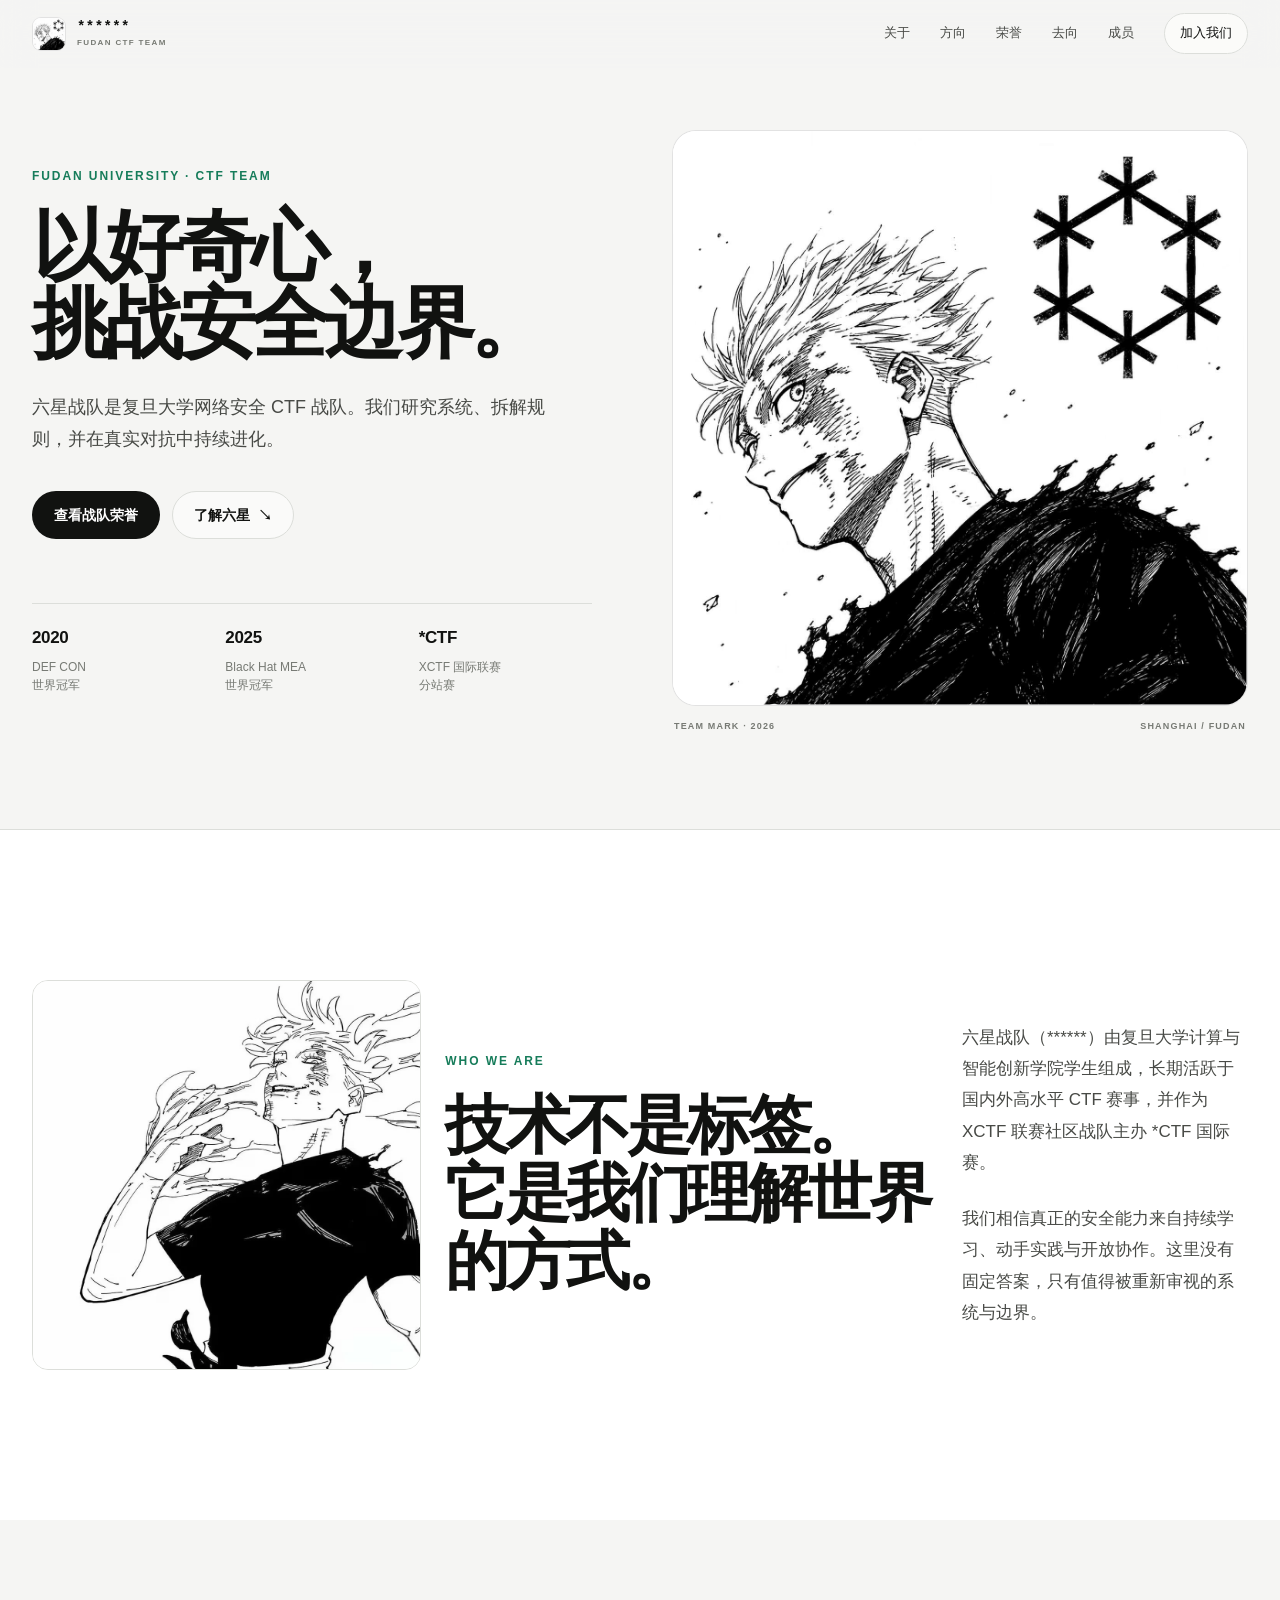
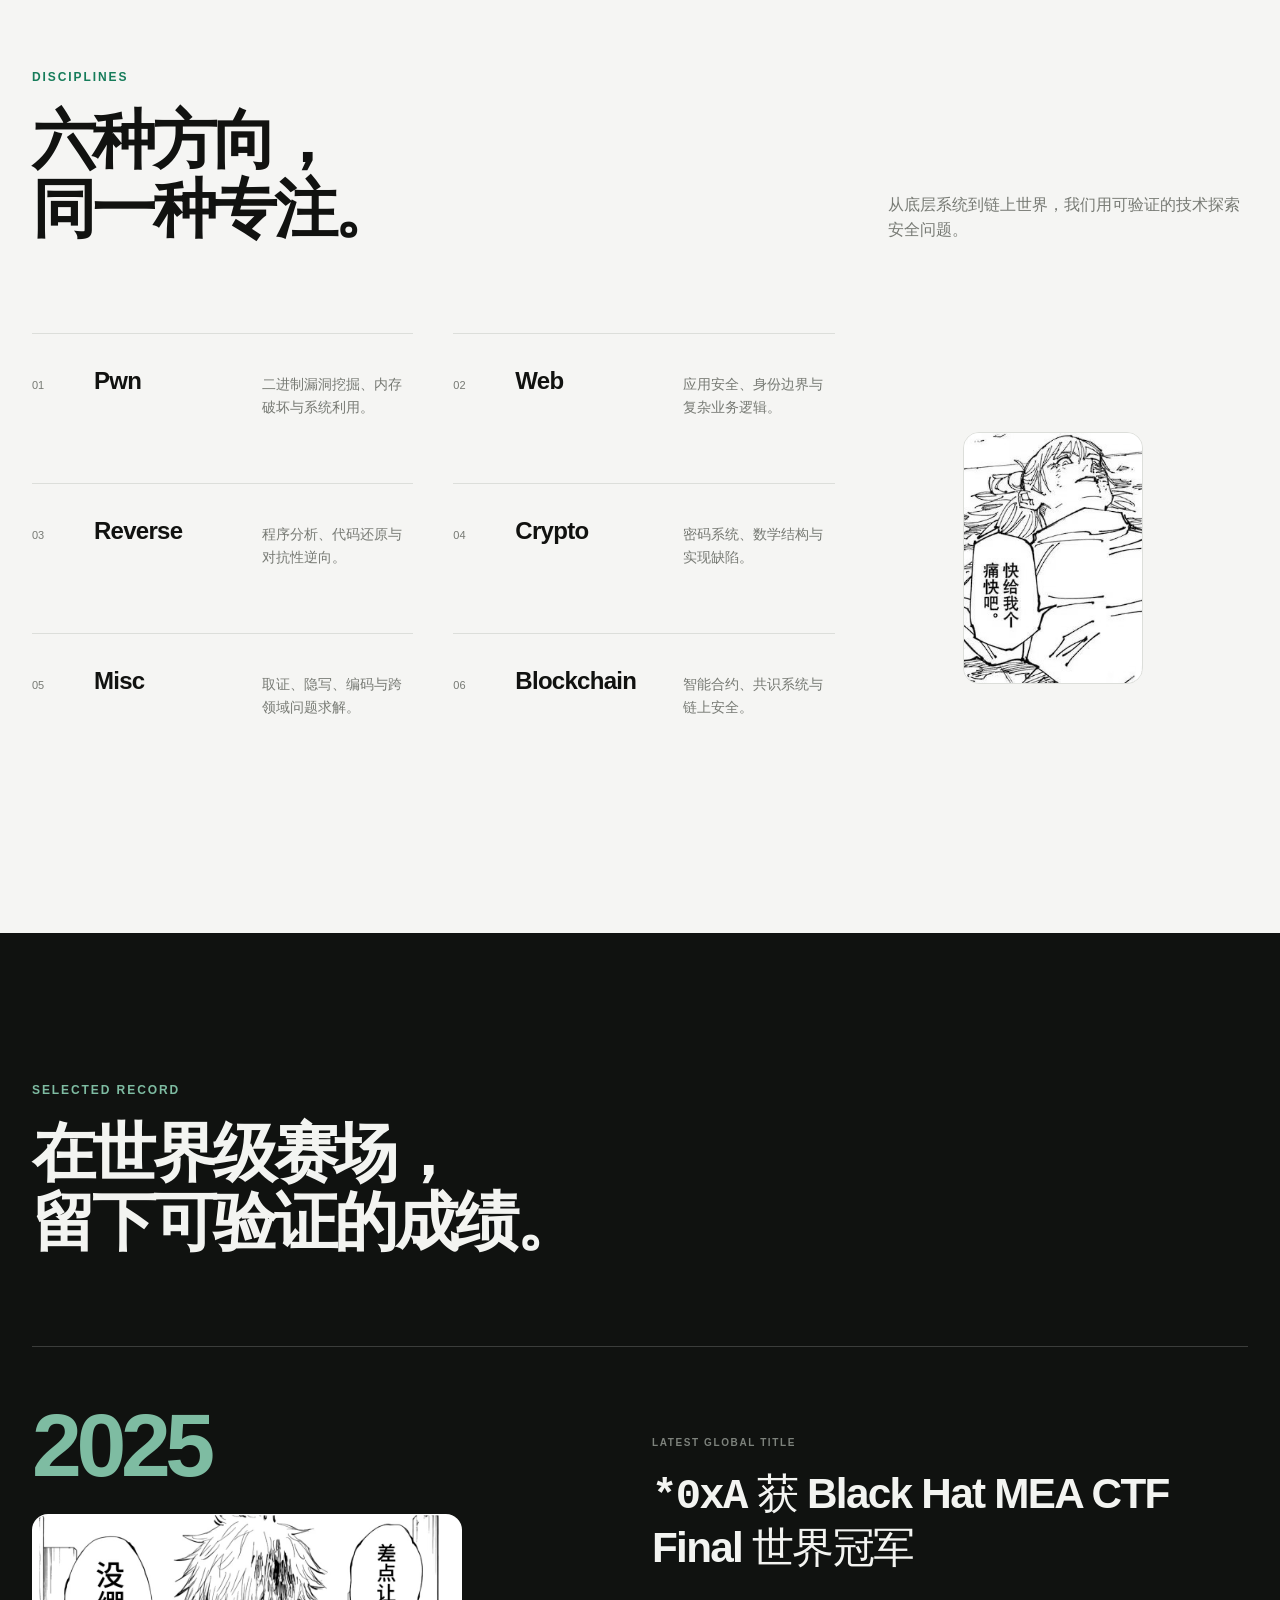
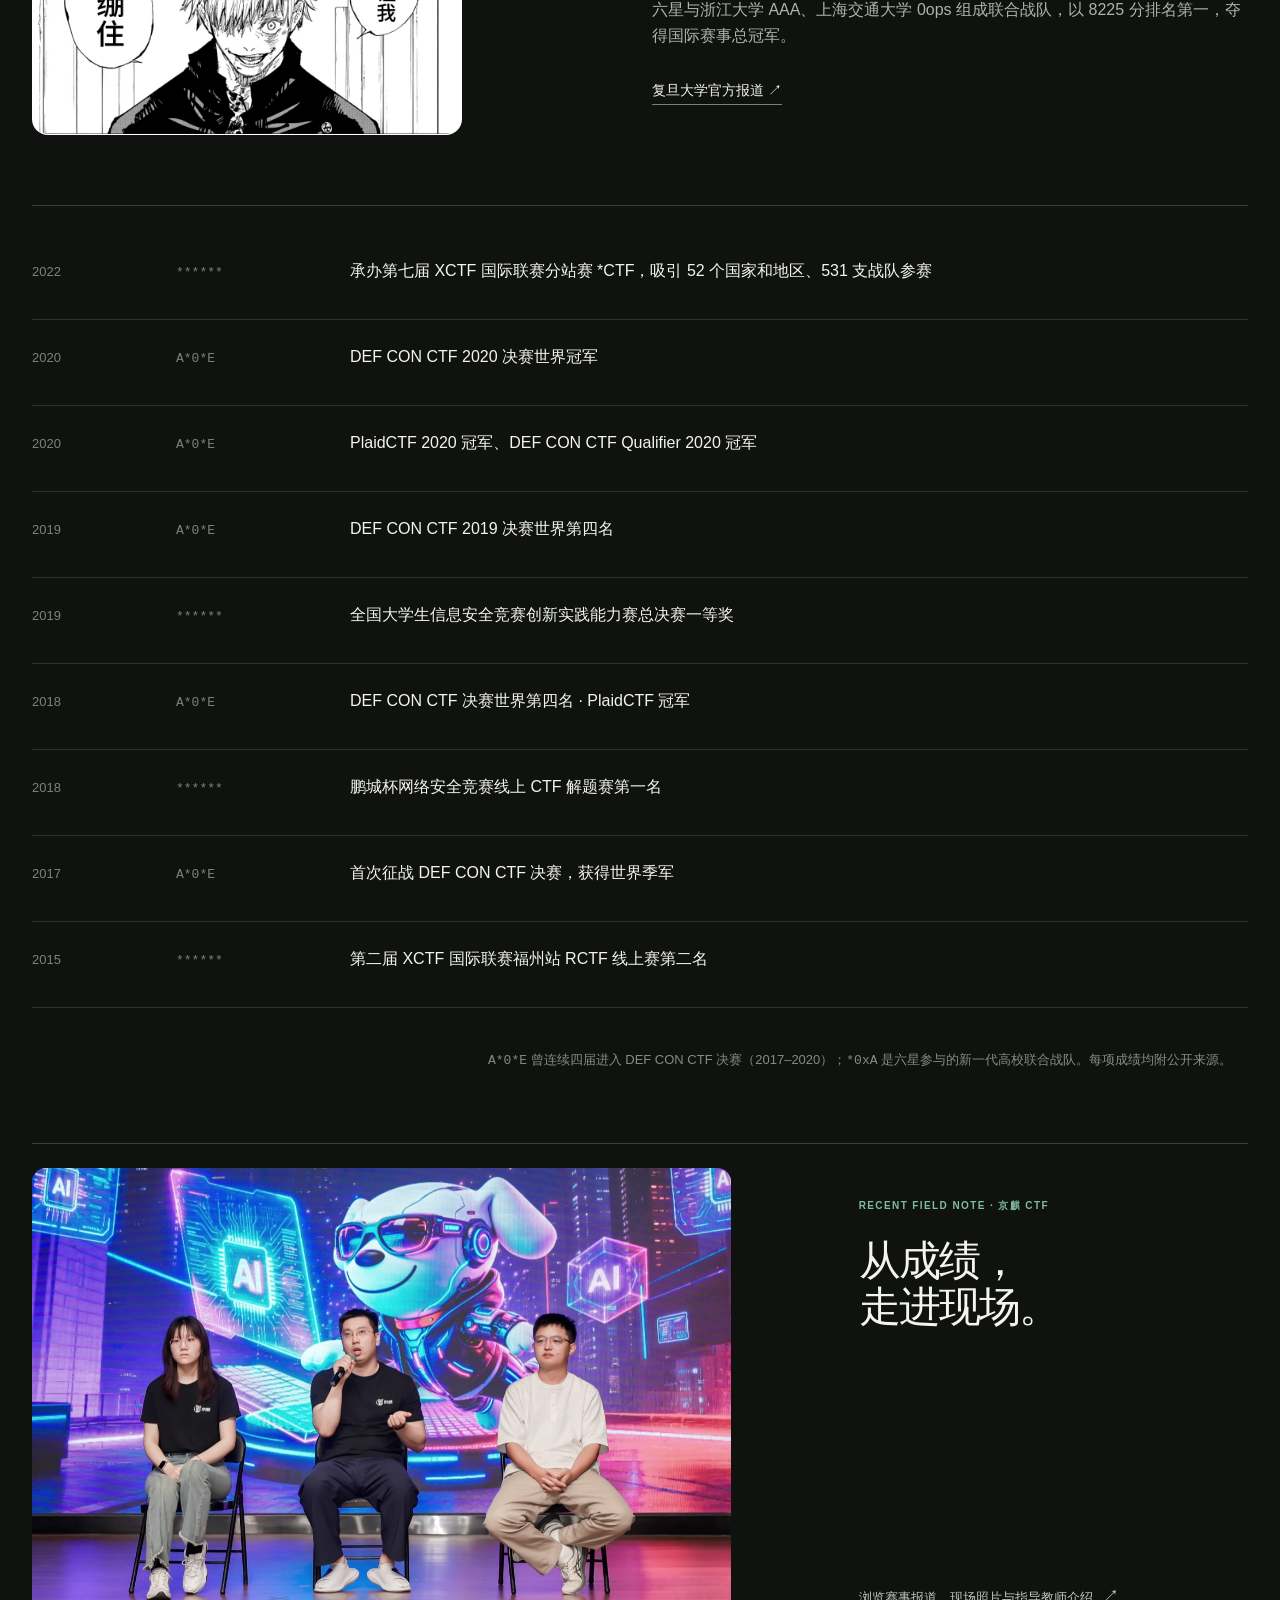
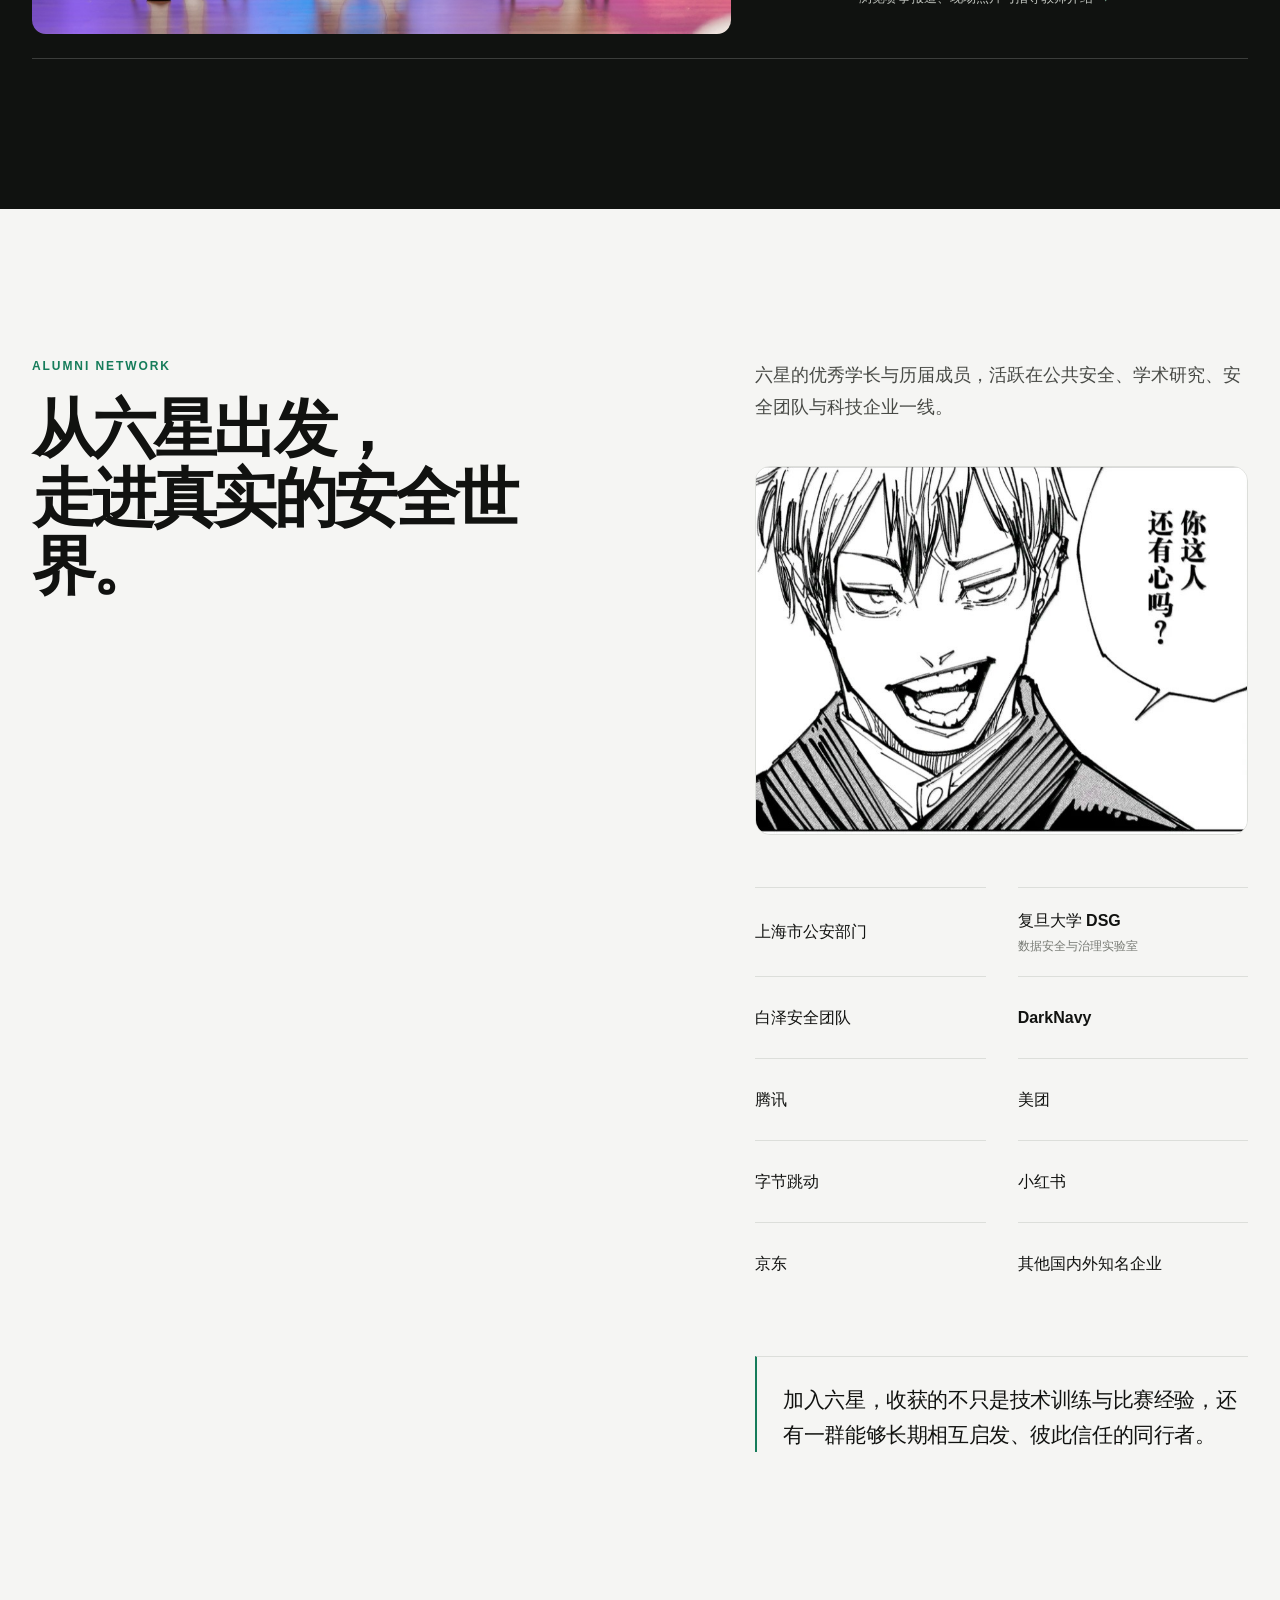
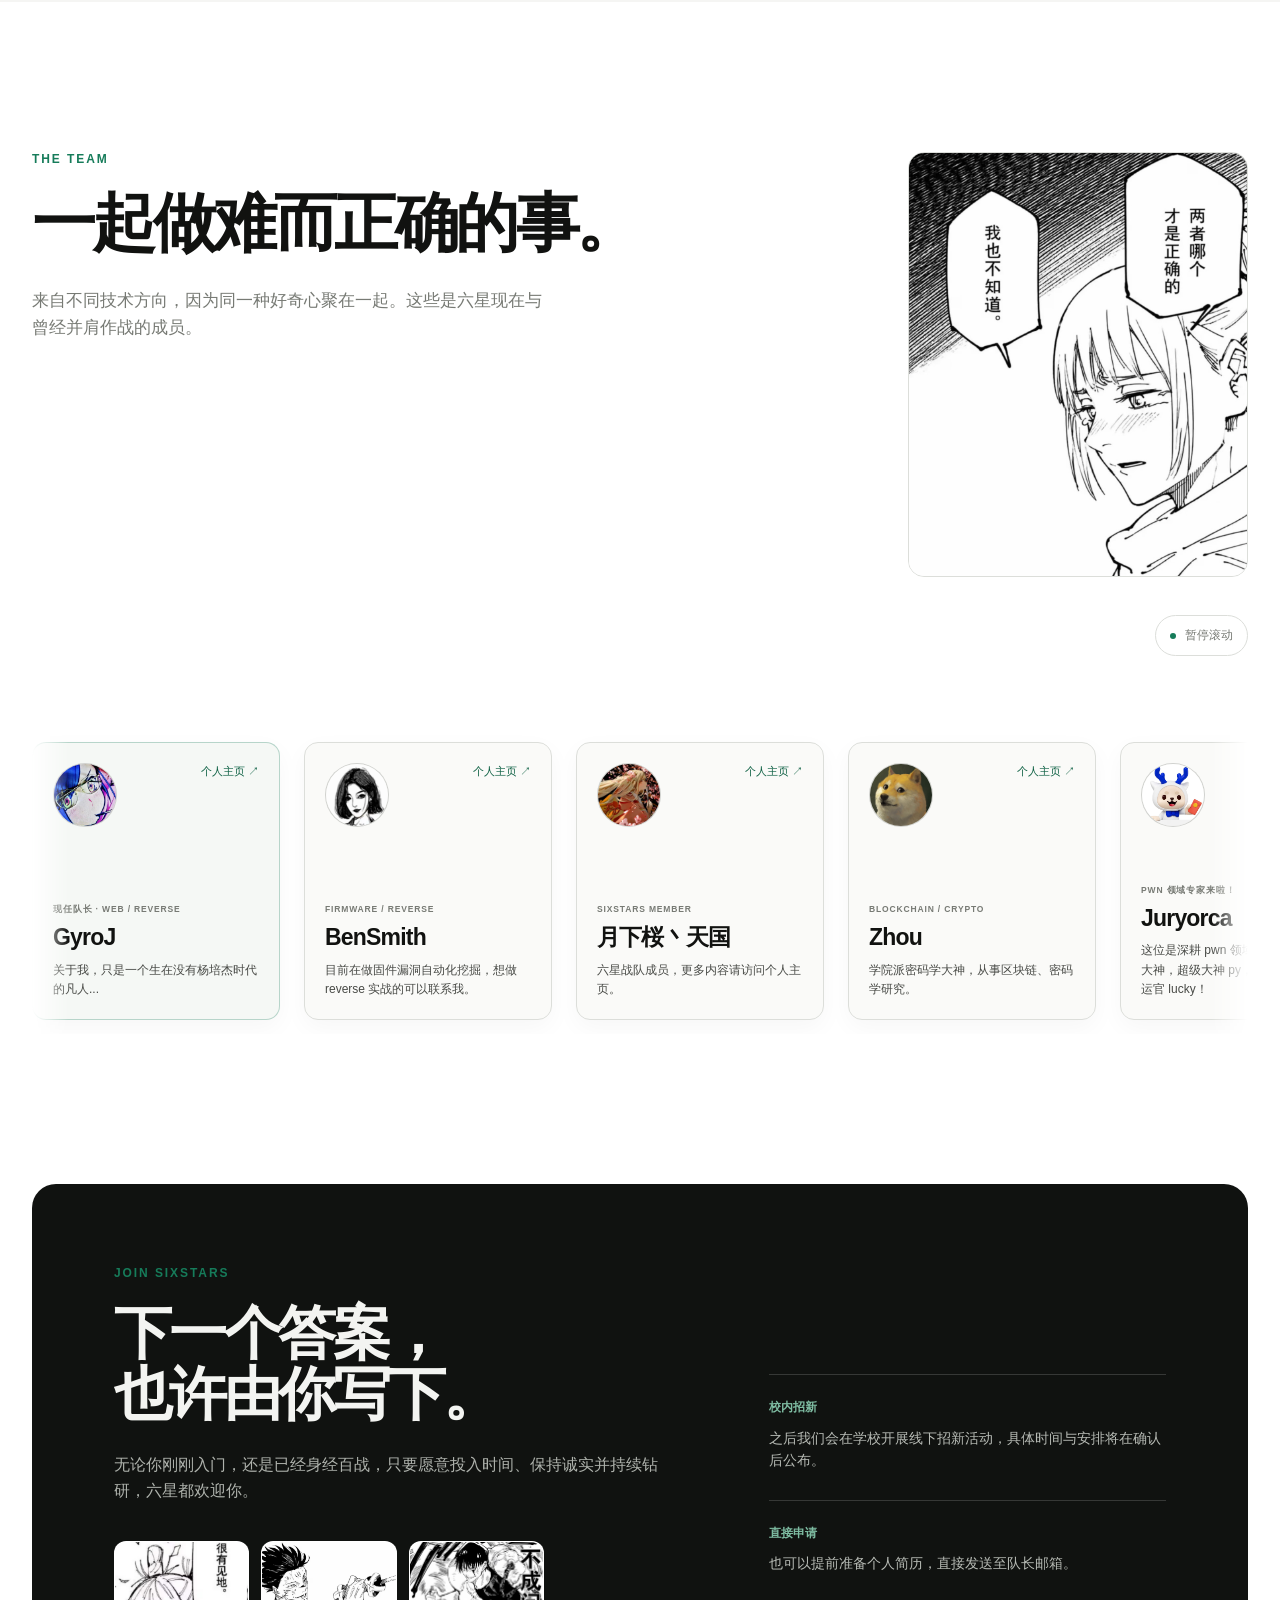
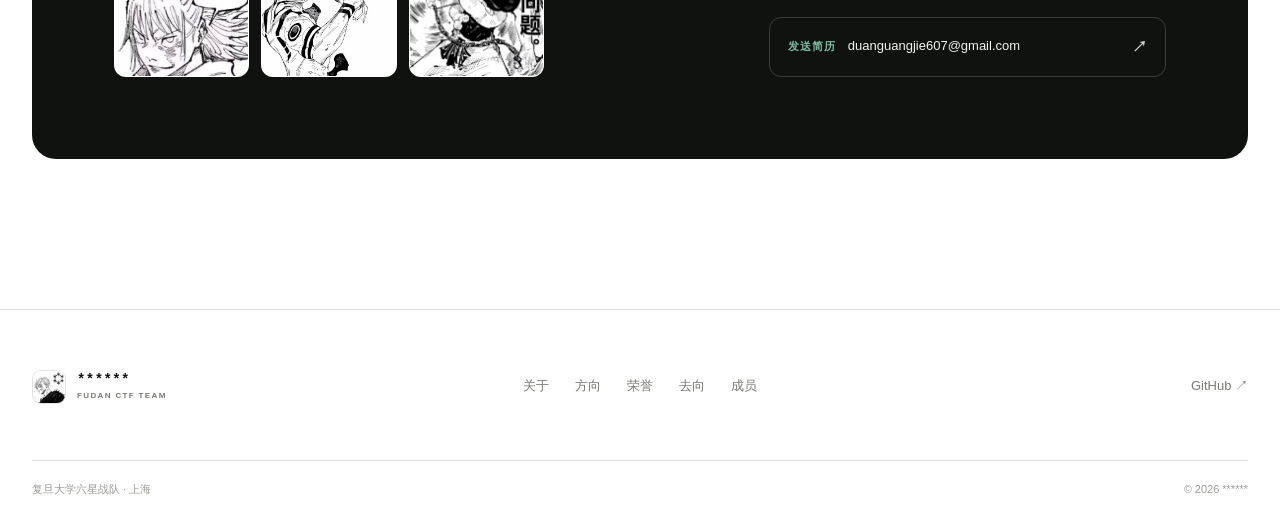
<file: index.html>
<!DOCTYPE html>
<html lang="zh-CN">
<head>
  <meta charset="UTF-8" />
  <meta name="viewport" content="width=device-width, initial-scale=1.0" />
  <meta name="description" content="复旦大学六星战队（******）官方网站 —— 探索网络安全边界的 CTF 战队。" />
  <meta name="theme-color" content="#f5f5f3" />
  <title>六星战队 ****** | 复旦大学 CTF 战队</title>
  <link rel="icon" type="image/jpeg" href="assets/sixstars-team-mark.jpg" />
  <link rel="preload" as="image" href="assets/sixstars-team-mark.jpg" />
  <link rel="stylesheet" href="css/style.css?v=7" />
</head>
<body>
  <a class="skip-link" href="#main">跳到主要内容</a>

  <header class="navbar" id="navbar">
    <div class="navbar-inner">
      <a class="brand" href="#top" aria-label="返回六星战队首页">
        <span class="brand-image">
          <img src="assets/sixstars-team-mark.jpg" alt="" />
        </span>
        <span class="brand-copy">
          <strong>******</strong>
          <small>FUDAN CTF TEAM</small>
        </span>
      </a>
      <nav class="nav-links" id="navLinks" aria-label="主要导航">
        <a href="#about">关于</a>
        <a href="#fields">方向</a>
        <a href="#honors">荣誉</a>
        <a href="#alumni">去向</a>
        <a href="#members">成员</a>
        <a class="nav-cta" href="#join">加入我们</a>
      </nav>
      <button class="nav-toggle" id="navToggle" type="button" aria-label="打开菜单" aria-expanded="false" aria-controls="navLinks">
        <span></span><span></span>
      </button>
    </div>
  </header>

  <main id="main">
    <section class="hero" id="top">
      <div class="container hero-layout">
        <div class="hero-copy reveal">
          <p class="eyebrow">FUDAN UNIVERSITY · CTF TEAM</p>
          <h1>以好奇心，<br />挑战安全边界。</h1>
          <p class="hero-summary">六星战队是复旦大学网络安全 CTF 战队。我们研究系统、拆解规则，并在真实对抗中持续进化。</p>
          <div class="hero-actions">
            <a class="button button-primary" href="#honors">查看战队荣誉</a>
            <a class="button button-secondary" href="#about">了解六星 <span aria-hidden="true">↘</span></a>
          </div>
          <dl class="hero-facts" aria-label="战队代表成绩">
            <div>
              <dt>2020</dt>
              <dd>DEF CON<br />世界冠军</dd>
            </div>
            <div>
              <dt>2025</dt>
              <dd>Black Hat MEA<br />世界冠军</dd>
            </div>
            <div>
              <dt>*CTF</dt>
              <dd>XCTF 国际联赛<br />分站赛</dd>
            </div>
          </dl>
        </div>

        <figure class="hero-visual reveal">
          <div class="hero-image-frame">
            <img src="assets/sixstars-team-mark.jpg" alt="六星战队黑白队标视觉" width="1254" height="1254" fetchpriority="high" />
          </div>
          <figcaption>
            <span>TEAM MARK · 2026</span>
            <span>SHANGHAI / FUDAN</span>
          </figcaption>
        </figure>
      </div>
    </section>

    <section class="section statement" id="about">
      <div class="container">
        <div class="statement-heading reveal">
          <p class="eyebrow">WHO WE ARE</p>
          <h2>技术不是标签。<br />它是我们理解世界的方式。</h2>
        </div>
        <figure class="statement-art reveal" aria-hidden="true">
          <img src="assets/editorial/focus.jpg?v=1" alt="" width="1004" height="1004" loading="lazy" decoding="async" />
        </figure>
        <div class="statement-body reveal">
          <p>六星战队（******）由复旦大学计算与智能创新学院学生组成，长期活跃于国内外高水平 CTF 赛事，并作为 XCTF 联赛社区战队主办 *CTF 国际赛。</p>
          <p>我们相信真正的安全能力来自持续学习、动手实践与开放协作。这里没有固定答案，只有值得被重新审视的系统与边界。</p>
        </div>
      </div>
    </section>

    <section class="section disciplines" id="fields">
      <div class="container">
        <header class="section-head reveal">
          <div>
            <p class="eyebrow">DISCIPLINES</p>
            <h2>六种方向，<br />同一种专注。</h2>
          </div>
          <p>从底层系统到链上世界，我们用可验证的技术探索安全问题。</p>
        </header>
        <div class="discipline-content">
          <div class="discipline-list">
            <article class="discipline-item reveal">
              <span>01</span><h3>Pwn</h3><p>二进制漏洞挖掘、内存破坏与系统利用。</p>
            </article>
            <article class="discipline-item reveal">
              <span>02</span><h3>Web</h3><p>应用安全、身份边界与复杂业务逻辑。</p>
            </article>
            <article class="discipline-item reveal">
              <span>03</span><h3>Reverse</h3><p>程序分析、代码还原与对抗性逆向。</p>
            </article>
            <article class="discipline-item reveal">
              <span>04</span><h3>Crypto</h3><p>密码系统、数学结构与实现缺陷。</p>
            </article>
            <article class="discipline-item reveal">
              <span>05</span><h3>Misc</h3><p>取证、隐写、编码与跨领域问题求解。</p>
            </article>
            <article class="discipline-item reveal">
              <span>06</span><h3>Blockchain</h3><p>智能合约、共识系统与链上安全。</p>
            </article>
          </div>
          <div class="discipline-artwork reveal" aria-hidden="true">
            <figure class="discipline-artwork-note">
              <img src="assets/editorial/endurance.jpg?v=1" alt="" width="251" height="352" loading="lazy" decoding="async" />
            </figure>
          </div>
        </div>
      </div>
    </section>

    <section class="section honors" id="honors">
      <div class="container">
        <header class="honors-head reveal">
          <p class="eyebrow">SELECTED RECORD</p>
          <h2>在世界级赛场，<br />留下可验证的成绩。</h2>
        </header>

        <article class="honor-feature reveal">
          <div class="honor-feature-visual">
            <div class="honor-feature-year">2025</div>
            <figure class="honor-artwork" aria-hidden="true">
              <img src="assets/editorial/near-miss.jpg?v=1" alt="" width="1080" height="554" loading="lazy" decoding="async" />
            </figure>
          </div>
          <div class="honor-feature-copy">
            <p class="honor-label">LATEST GLOBAL TITLE</p>
            <h3><span class="mono">*0xA</span> 获 Black Hat MEA CTF Final 世界冠军</h3>
            <p>六星与浙江大学 AAA、上海交通大学 0ops 组成联合战队，以 8225 分排名第一，夺得国际赛事总冠军。</p>
            <a href="https://www.fudan.edu.cn/2025/1219/c24a147800/page.htm" target="_blank" rel="noopener">复旦大学官方报道 <span aria-hidden="true">↗</span></a>
          </div>
        </article>

        <div class="record-list reveal" role="list" aria-label="历年荣誉">
          <article class="record-row" role="listitem">
            <time>2022</time><span class="record-team">******</span>
            <p><a href="https://software.fudan.edu.cn/bb/e0/c29332a441312/page.htm" target="_blank" rel="noopener">承办第七届 XCTF 国际联赛分站赛 *CTF，吸引 52 个国家和地区、531 支战队参赛</a></p>
          </article>
          <article class="record-row" role="listitem">
            <time>2020</time><span class="record-team">A*0*E</span>
            <p><a href="https://cs.fudan.edu.cn/17/6d/c24256a268141/page.htm" target="_blank" rel="noopener">DEF CON CTF 2020 决赛世界冠军</a></p>
          </article>
          <article class="record-row" role="listitem">
            <time>2020</time><span class="record-team">A*0*E</span>
            <p><a href="https://ctftime.org/team/38901/" target="_blank" rel="noopener">PlaidCTF 2020 冠军、DEF CON CTF Qualifier 2020 冠军</a></p>
          </article>
          <article class="record-row" role="listitem">
            <time>2019</time><span class="record-team">A*0*E</span>
            <p><a href="https://news.fudan.edu.cn/2019/0904/c40a99816/page.htm" target="_blank" rel="noopener">DEF CON CTF 2019 决赛世界第四名</a></p>
          </article>
          <article class="record-row" role="listitem">
            <time>2019</time><span class="record-team">******</span>
            <p><a href="https://news.fudan.edu.cn/2019/0807/c5a99121/page.htm" target="_blank" rel="noopener">全国大学生信息安全竞赛创新实践能力赛总决赛一等奖</a></p>
          </article>
          <article class="record-row" role="listitem">
            <time>2018</time><span class="record-team">A*0*E</span>
            <p><a href="https://ctftime.org/event/666/" target="_blank" rel="noopener">DEF CON CTF 决赛世界第四名</a> · <a href="https://ctftime.org/team/38901/" target="_blank" rel="noopener">PlaidCTF 冠军</a></p>
          </article>
          <article class="record-row" role="listitem">
            <time>2018</time><span class="record-team">******</span>
            <p><a href="https://cs.fudan.edu.cn/0f/b1/c24286a266161/page.htm" target="_blank" rel="noopener">鹏城杯网络安全竞赛线上 CTF 解题赛第一名</a></p>
          </article>
          <article class="record-row" role="listitem">
            <time>2017</time><span class="record-team">A*0*E</span>
            <p><a href="https://jd.fudan.edu.cn/12/15/c13570a135701/page.htm" target="_blank" rel="noopener">首次征战 DEF CON CTF 决赛，获得世界季军</a></p>
          </article>
          <article class="record-row" role="listitem">
            <time>2015</time><span class="record-team">******</span>
            <p><a href="https://ai.fudan.edu.cn/16/3d/c24867a267837/page.htm" target="_blank" rel="noopener">第二届 XCTF 国际联赛福州站 RCTF 线上赛第二名</a></p>
          </article>
        </div>
        <p class="record-note reveal"><span class="mono">A*0*E</span> 曾连续四届进入 DEF CON CTF 决赛（2017–2020）；<span class="mono">*0xA</span> 是六星参与的新一代高校联合战队。每项成绩均附公开来源。</p>
        <a class="honors-story reveal" href="honors/" aria-label="查看完整赛事档案与京麒 CTF 现场照片">
          <figure class="honors-story-media">
            <img src="assets/reports/jingqi/panel.jpg?v=2" alt="京麒 CTF 线下赛现场交流" width="1280" height="852" loading="lazy" decoding="async" />
          </figure>
          <div class="honors-story-copy">
            <p>RECENT FIELD NOTE · 京麒 CTF</p>
            <h3>从成绩，<br />走进现场。</h3>
            <span>浏览赛事报道、现场照片与指导教师介绍 <b aria-hidden="true">↗</b></span>
          </div>
        </a>
      </div>
    </section>

    <section class="section alumni" id="alumni">
      <div class="container alumni-layout">
        <header class="alumni-heading reveal">
          <p class="eyebrow">ALUMNI NETWORK</p>
          <h2>从六星出发，<br />走进真实的安全世界。</h2>
        </header>
        <div class="alumni-content reveal">
          <p class="alumni-summary">六星的优秀学长与历届成员，活跃在公共安全、学术研究、安全团队与科技企业一线。</p>
          <figure class="alumni-art" aria-hidden="true">
            <img src="assets/editorial/challenger.jpg?v=1" alt="" width="808" height="572" loading="lazy" decoding="async" />
          </figure>
          <ul class="alumni-list" aria-label="六星战队历届成员去向">
            <li>上海市公安部门</li>
            <li>复旦大学 DSG<br /><span>数据安全与治理实验室</span></li>
            <li>白泽安全团队</li>
            <li>DarkNavy</li>
            <li>腾讯</li>
            <li>美团</li>
            <li>字节跳动</li>
            <li>小红书</li>
            <li>京东</li>
            <li>其他国内外知名企业</li>
          </ul>
          <p class="alumni-note">加入六星，收获的不只是技术训练与比赛经验，还有一群能够长期相互启发、彼此信任的同行者。</p>
        </div>
      </div>
    </section>

    <section class="section team" id="members">
      <div class="container team-layout">
        <header class="team-heading reveal">
          <p class="eyebrow">THE TEAM</p>
          <h2>一起做难而正确的事。</h2>
          <p>来自不同技术方向，因为同一种好奇心聚在一起。这些是六星现在与曾经并肩作战的成员。</p>
        </header>
        <figure class="team-artwork reveal" aria-hidden="true">
          <img src="assets/editorial/judgment.jpg?v=1" alt="" width="1081" height="1280" loading="lazy" decoding="async" />
        </figure>
        <button class="marquee-toggle reveal" id="memberMotionToggle" type="button" aria-pressed="false">
          <span class="marquee-toggle-dot" aria-hidden="true"></span>
          <span class="marquee-toggle-label">暂停滚动</span>
        </button>

        <div class="member-marquee reveal" aria-label="六星战队成员循环介绍">
          <div class="member-marquee-track">
            <div class="members-directory">
          <a class="member-profile member-profile--captain" href="https://gyrojibering.github.io/" target="_blank" rel="noopener" aria-label="访问 GyroJ 的个人主页">
            <span class="member-top">
              <span class="member-avatar">
                <img src="assets/gyroj-avatar.jpeg" alt="GyroJ 的头像" width="400" height="400" loading="lazy" />
              </span>
              <span class="member-link">个人主页 <span aria-hidden="true">↗</span></span>
            </span>
            <span class="member-meta">现任队长 · WEB / REVERSE</span>
            <strong>GyroJ</strong>
            <p class="member-bio">关于我，只是一个生在没有杨培杰时代的凡人...</p>
          </a>

          <a class="member-profile" href="https://juejin.cn/user/3145055758457438" target="_blank" rel="noopener" aria-label="访问 BenSmith 的个人主页">
            <span class="member-top">
              <span class="member-avatar">
                <img src="assets/members/BenSmith.jpg" alt="BenSmith 的头像" width="640" height="640" loading="lazy" decoding="async" />
              </span>
              <span class="member-link">个人主页 <span aria-hidden="true">↗</span></span>
            </span>
            <span class="member-meta">FIRMWARE / REVERSE</span>
            <strong>BenSmith</strong>
            <p class="member-bio">目前在做固件漏洞自动化挖掘，想做 reverse 实战的可以联系我。</p>
          </a>

          <a class="member-profile" href="https://lunasakura.top" target="_blank" rel="noopener" aria-label="访问月下桜丶天国的个人主页">
            <span class="member-top">
              <span class="member-avatar">
                <img src="assets/members/lunasakura.jpg" alt="月下桜丶天国的头像" width="640" height="640" loading="lazy" decoding="async" />
              </span>
              <span class="member-link">个人主页 <span aria-hidden="true">↗</span></span>
            </span>
            <span class="member-meta">SIXSTARS MEMBER</span>
            <strong>月下桜丶天国</strong>
            <p class="member-bio">六星战队成员，更多内容请访问个人主页。</p>
          </a>

          <a class="member-profile" href="https://nerfold.github.io/" target="_blank" rel="noopener" aria-label="访问 Zhou 的个人主页">
            <span class="member-top">
              <span class="member-avatar">
                <img src="assets/members/Zhou.jpg" alt="Zhou 的头像" width="640" height="640" loading="lazy" decoding="async" />
              </span>
              <span class="member-link">个人主页 <span aria-hidden="true">↗</span></span>
            </span>
            <span class="member-meta">BLOCKCHAIN / CRYPTO</span>
            <strong>Zhou</strong>
            <p class="member-bio">学院派密码学大神，从事区块链、密码学研究。</p>
          </a>

          <a class="member-profile" href="https://www.jimijingshen.top/" target="_blank" rel="noopener" aria-label="访问 Juryorca 的个人主页">
            <span class="member-top">
              <span class="member-avatar">
                <img src="assets/members/Juryorca.png" alt="Juryorca 的头像" width="940" height="940" loading="lazy" />
              </span>
              <span class="member-link">个人主页 <span aria-hidden="true">↗</span></span>
            </span>
            <span class="member-meta">PWN 领域专家来啦！</span>
            <strong>Juryorca</strong>
            <p class="member-bio">这位是深耕 pwn 领域的专家 Juryorca 大神，超级大神 py，又称瑞幸首席幸运官 lucky！</p>
          </a>

          <a class="member-profile member-profile--long-name" href="https://lunaticquasimodo.top" target="_blank" rel="noopener" aria-label="访问 LunaticQuasimodo 的个人主页">
            <span class="member-top">
              <span class="member-avatar">
                <img src="assets/members/lunaticQusimodo.jpg" alt="LunaticQuasimodo 的头像" width="940" height="940" loading="lazy" />
              </span>
              <span class="member-link">个人主页 <span aria-hidden="true">↗</span></span>
            </span>
            <span class="member-meta">WEB 大神</span>
            <strong>LunaticQuasimodo</strong>
            <p class="member-bio">LunaticQuasimodo，一位高调的白客，个人主页十分精美，征婚中，有意向的自己联系。</p>
          </a>

          <a class="member-profile member-profile--long-name" href="https://www.cameudis.com/" target="_blank" rel="noopener" aria-label="访问 Y²（a.k.a cameudis）的个人主页">
            <span class="member-top">
              <span class="member-avatar">
                <img src="https://cravatar.cn/avatar/beabff28b12f84d9123495dcbadd8d0d?s=160&amp;d=404" data-fallback-src="assets/members/yy.png" alt="Y²（a.k.a cameudis）的邮箱托管头像" width="160" height="160" loading="lazy" decoding="async" referrerpolicy="no-referrer" />
              </span>
              <span class="member-link">个人主页 <span aria-hidden="true">↗</span></span>
            </span>
            <span class="member-meta">cameudis@gmail.com</span>
            <strong>Y² <small>(a.k.a cameudis)</small></strong>
            <p class="member-bio">希望大家都能找到乐趣，没有乐趣的 CTF 和人生都没有意义。</p>
          </a>

          <a class="member-profile" href="https://www.cnblogs.com/Hencecho" target="_blank" rel="noopener" aria-label="访问 Hencecho 的个人主页">
            <span class="member-top">
              <span class="member-avatar">
                <img src="assets/members/Hencecho.jpg" alt="Hencecho 的头像" width="694" height="695" loading="lazy" />
              </span>
              <span class="member-link">个人主页 <span aria-hidden="true">↗</span></span>
            </span>
            <span class="member-meta">算法大神</span>
            <strong>Hencecho</strong>
            <p class="member-bio">计算机领域大神，算法大神，从二年级就开始学算法的顶级 ACM 选手。</p>
          </a>

          <a class="member-profile" href="https://changeyourway.github.io/" target="_blank" rel="noopener" aria-label="访问 miao 的个人主页">
            <span class="member-top">
              <span class="member-avatar">
                <img src="assets/members/miao.jpg" alt="miao 的头像" width="400" height="400" loading="lazy" />
              </span>
              <span class="member-link">个人主页 <span aria-hidden="true">↗</span></span>
            </span>
            <span class="member-meta">个人博客</span>
            <strong>miao</strong>
            <p class="member-bio">记录一些技术随笔与想法。</p>
          </a>
            </div>
          </div>
        </div>
      </div>
    </section>

    <section class="section join" id="join">
      <div class="container">
        <div class="join-panel reveal">
          <div class="join-copy">
            <p class="eyebrow">JOIN SIXSTARS</p>
            <h2>下一个答案，<br />也许由你写下。</h2>
            <p class="join-summary">无论你刚刚入门，还是已经身经百战，只要愿意投入时间、保持诚实并持续钻研，六星都欢迎你。</p>
            <div class="join-artwork-row" aria-hidden="true">
              <figure class="join-artwork">
                <img src="assets/editorial/insight.jpg?v=1" alt="" width="390" height="517" loading="lazy" decoding="async" />
              </figure>
              <figure class="join-artwork">
                <img src="assets/editorial/boundary.jpg?v=1" alt="" width="1260" height="941" loading="lazy" decoding="async" />
              </figure>
              <figure class="join-artwork">
                <img src="assets/editorial/resolve.jpg?v=1" alt="" width="1102" height="1080" loading="lazy" decoding="async" />
              </figure>
            </div>
          </div>
          <div class="join-details">
            <div>
              <span>校内招新</span>
              <p>之后我们会在学校开展线下招新活动，具体时间与安排将在确认后公布。</p>
            </div>
            <div>
              <span>直接申请</span>
              <p>也可以提前准备个人简历，直接发送至队长邮箱。</p>
            </div>
            <a class="join-email" href="mailto:duanguangjie607@gmail.com">
              <span>发送简历</span>
              <strong>duanguangjie607@gmail.com</strong>
              <span aria-hidden="true">↗</span>
            </a>
          </div>
        </div>
      </div>
    </section>
  </main>

  <footer class="footer">
    <div class="container footer-main">
      <a class="brand footer-brand" href="#top" aria-label="返回六星战队首页">
        <span class="brand-image">
          <img src="assets/sixstars-team-mark.jpg" alt="" />
        </span>
        <span class="brand-copy"><strong>******</strong><small>FUDAN CTF TEAM</small></span>
      </a>
      <div class="footer-nav">
        <a href="#about">关于</a>
        <a href="#fields">方向</a>
        <a href="#honors">荣誉</a>
        <a href="#alumni">去向</a>
        <a href="#members">成员</a>
      </div>
      <a class="footer-github" href="https://github.com/GyroJibering/sixstars-official-web-pages" target="_blank" rel="noopener">GitHub <span aria-hidden="true">↗</span></a>
    </div>
    <div class="container footer-bottom">
      <p>复旦大学六星战队 · 上海</p>
      <p>© 2026 ******</p>
    </div>
  </footer>

  <script src="js/script.js?v=2"></script>
</body>
</html>
</file>
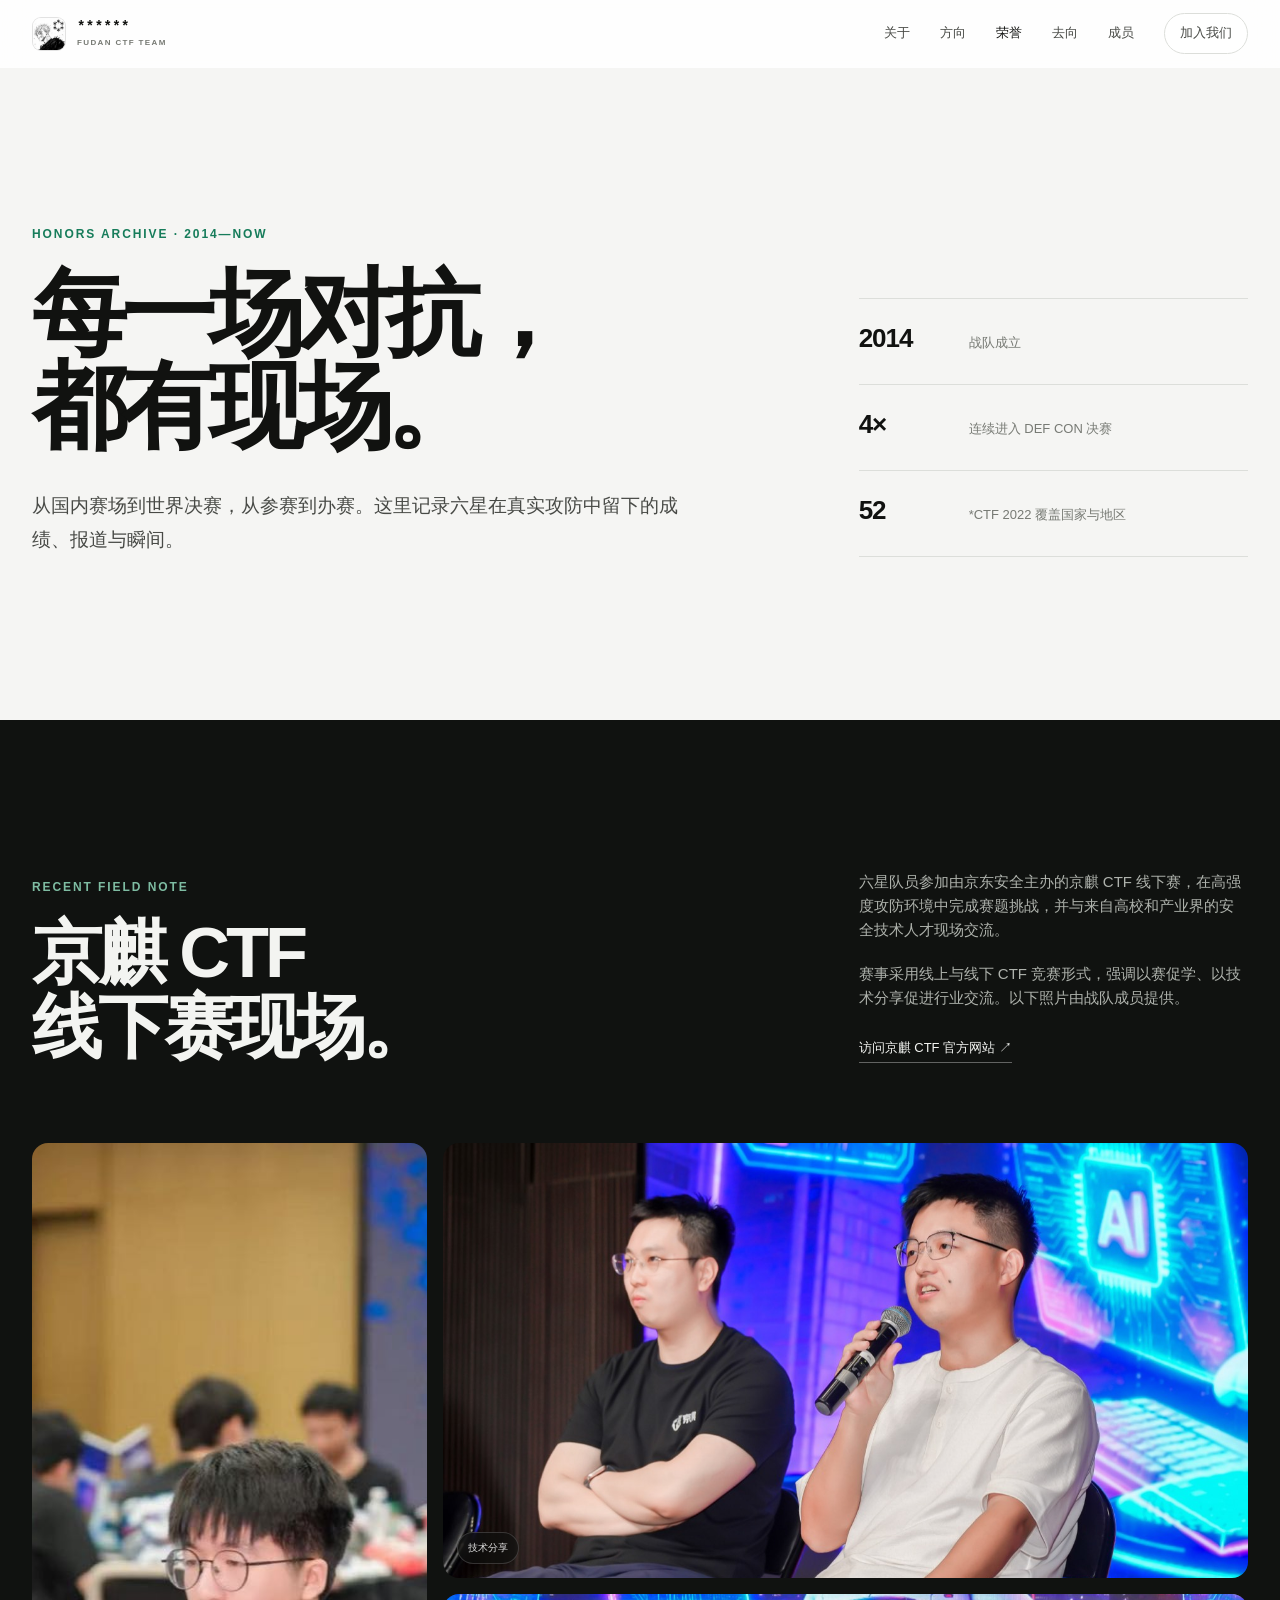
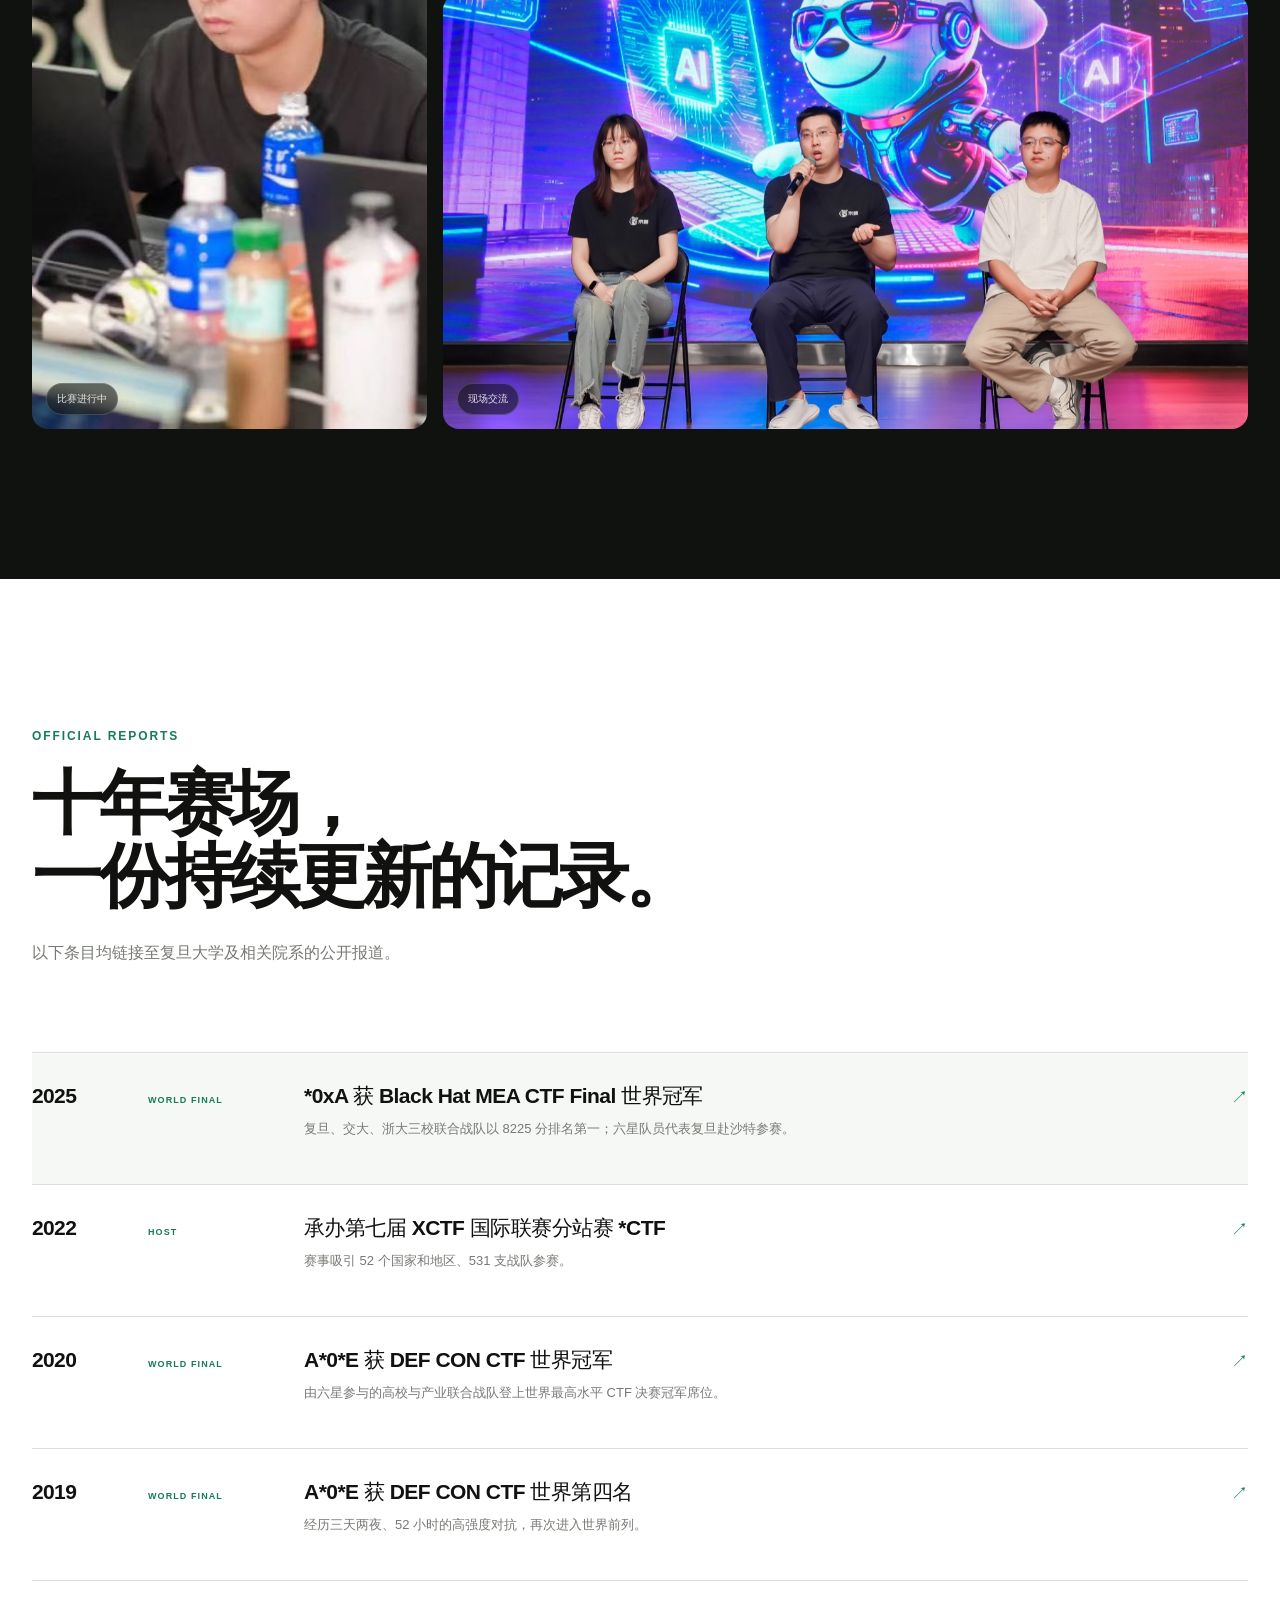
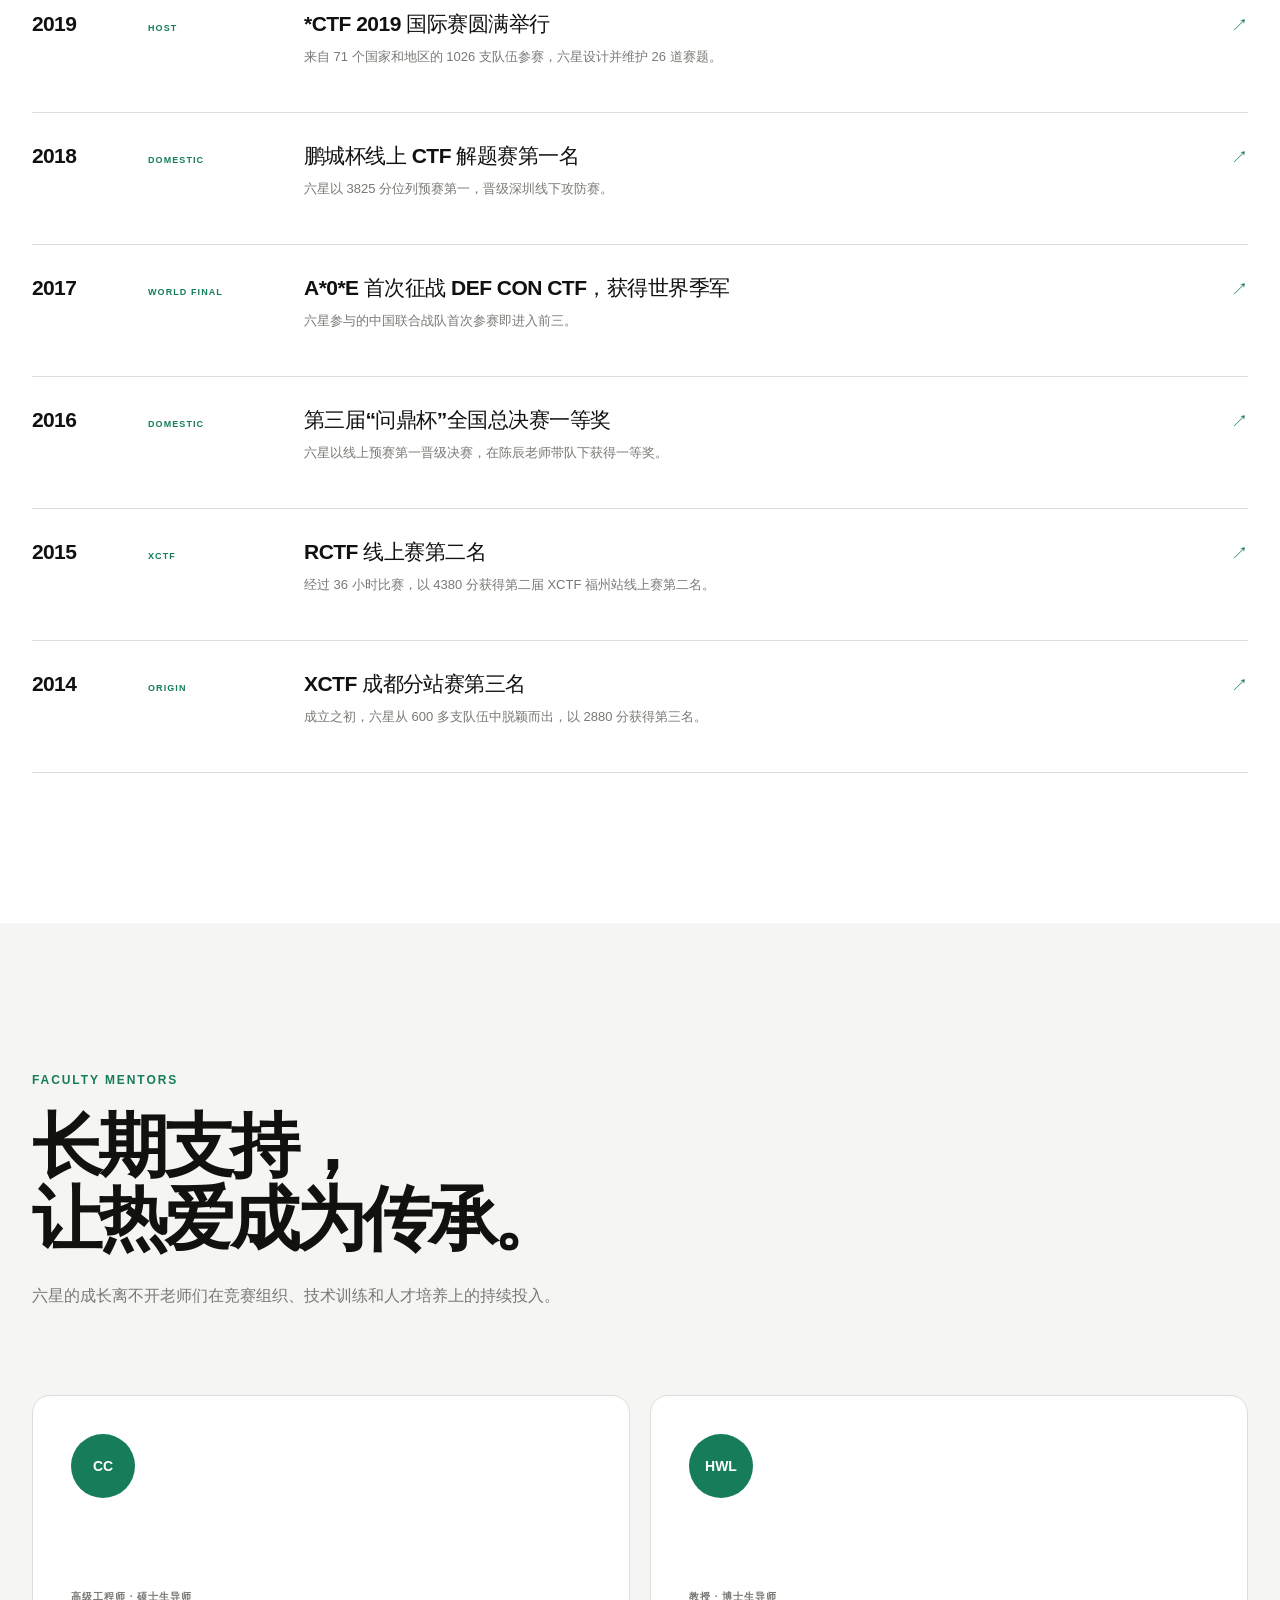
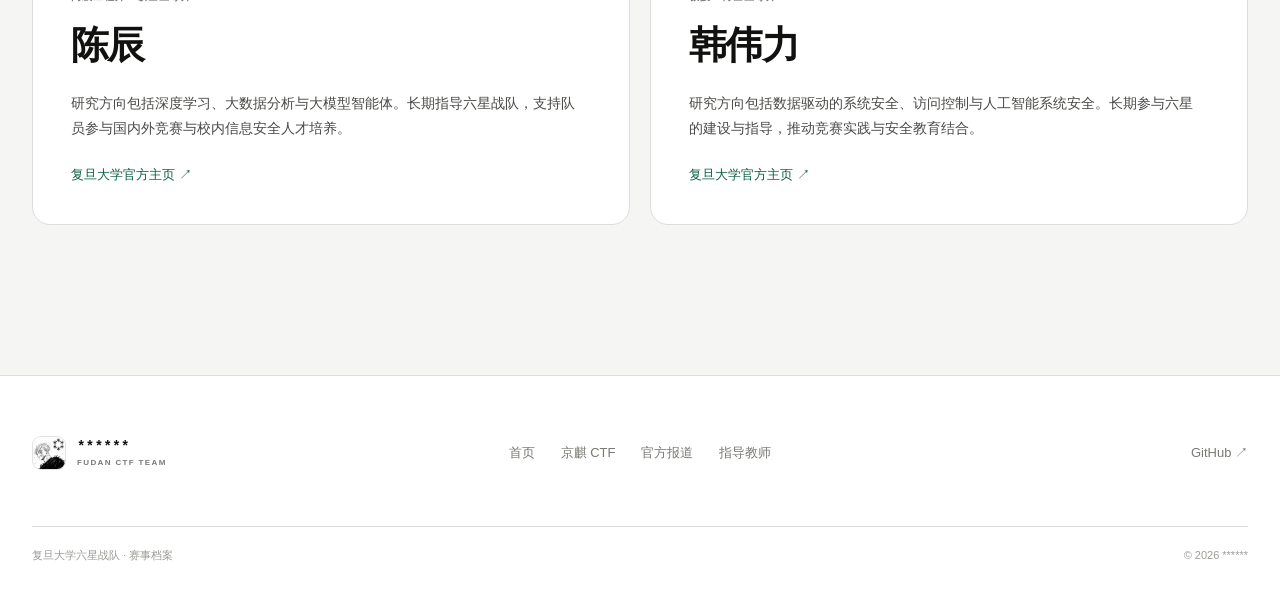
<file: honors/index.html>
<!DOCTYPE html>
<html lang="zh-CN">
<head>
  <meta charset="UTF-8" />
  <meta name="viewport" content="width=device-width, initial-scale=1.0" />
  <meta name="description" content="复旦大学六星战队赛事档案——报道、荣誉、现场照片与指导教师。" />
  <meta name="theme-color" content="#f5f5f3" />
  <title>赛事档案 | 六星战队 ******</title>
  <link rel="icon" type="image/jpeg" href="../assets/sixstars-team-mark.jpg" />
  <link rel="stylesheet" href="../css/style.css?v=7" />
  <link rel="stylesheet" href="../css/honors.css" />
</head>
<body class="honors-page">
  <a class="skip-link" href="#main">跳到主要内容</a>

  <header class="navbar" id="navbar">
    <div class="navbar-inner">
      <a class="brand" href="../" aria-label="返回六星战队首页">
        <span class="brand-image">
          <img src="../assets/sixstars-team-mark.jpg" alt="" />
        </span>
        <span class="brand-copy">
          <strong>******</strong>
          <small>FUDAN CTF TEAM</small>
        </span>
      </a>
      <nav class="nav-links" id="navLinks" aria-label="主要导航">
        <a href="../#about">关于</a>
        <a href="../#fields">方向</a>
        <a class="active" href="./" aria-current="page">荣誉</a>
        <a href="../#alumni">去向</a>
        <a href="../#members">成员</a>
        <a class="nav-cta" href="../#join">加入我们</a>
      </nav>
      <button class="nav-toggle" id="navToggle" type="button" aria-label="打开菜单" aria-expanded="false" aria-controls="navLinks">
        <span></span><span></span>
      </button>
    </div>
  </header>

  <main id="main">
    <section class="archive-hero">
      <div class="container archive-hero-layout">
        <div class="archive-hero-copy reveal">
          <p class="eyebrow">HONORS ARCHIVE · 2014—NOW</p>
          <h1>每一场对抗，<br />都有现场。</h1>
          <p>从国内赛场到世界决赛，从参赛到办赛。这里记录六星在真实攻防中留下的成绩、报道与瞬间。</p>
        </div>
        <dl class="archive-facts reveal" aria-label="赛事档案概览">
          <div><dt>2014</dt><dd>战队成立</dd></div>
          <div><dt>4×</dt><dd>连续进入 DEF CON 决赛</dd></div>
          <div><dt>52</dt><dd>*CTF 2022 覆盖国家与地区</dd></div>
        </dl>
      </div>
    </section>

    <section class="report-section field-note" id="jingqi">
      <div class="container">
        <header class="field-note-head reveal">
          <div>
            <p class="eyebrow">RECENT FIELD NOTE</p>
            <h2>京麒 CTF<br />线下赛现场。</h2>
          </div>
          <div class="field-note-copy">
            <p>六星队员参加由京东安全主办的京麒 CTF 线下赛，在高强度攻防环境中完成赛题挑战，并与来自高校和产业界的安全技术人才现场交流。</p>
            <p>赛事采用线上与线下 CTF 竞赛形式，强调以赛促学、以技术分享促进行业交流。以下照片由战队成员提供。</p>
            <a href="https://jqctf.jd.com/" target="_blank" rel="noopener">访问京麒 CTF 官方网站 <span aria-hidden="true">↗</span></a>
          </div>
        </header>

        <div class="field-gallery reveal">
          <figure class="gallery-item gallery-item--portrait">
            <img src="../assets/reports/jingqi/competition.jpg?v=2" alt="六星队员在京麒 CTF 线下赛赛场操作电脑" width="639" height="960" loading="lazy" decoding="async" />
            <figcaption>比赛进行中</figcaption>
          </figure>
          <figure class="gallery-item gallery-item--wide">
            <img src="../assets/reports/jingqi/sharing.jpg?v=2" alt="京麒 CTF 活动现场嘉宾进行技术分享" width="1280" height="852" loading="lazy" decoding="async" />
            <figcaption>技术分享</figcaption>
          </figure>
          <figure class="gallery-item gallery-item--wide">
            <img src="../assets/reports/jingqi/panel.jpg?v=2" alt="京麒 CTF 活动现场圆桌交流" width="1280" height="852" loading="lazy" decoding="async" />
            <figcaption>现场交流</figcaption>
          </figure>
        </div>
      </div>
    </section>

    <section class="report-section archive-reports" id="reports">
      <div class="container">
        <header class="archive-section-head reveal">
          <p class="eyebrow">OFFICIAL REPORTS</p>
          <h2>十年赛场，<br />一份持续更新的记录。</h2>
          <p>以下条目均链接至复旦大学及相关院系的公开报道。</p>
        </header>

        <div class="report-list reveal">
          <a class="report-row report-row--featured" href="https://www.fudan.edu.cn/2025/1219/c24a147800/page.htm" target="_blank" rel="noopener">
            <time>2025</time>
            <span class="report-type">WORLD FINAL</span>
            <div><h3>*0xA 获 Black Hat MEA CTF Final 世界冠军</h3><p>复旦、交大、浙大三校联合战队以 8225 分排名第一；六星队员代表复旦赴沙特参赛。</p></div>
            <span aria-hidden="true">↗</span>
          </a>
          <a class="report-row" href="https://software.fudan.edu.cn/bb/e0/c29332a441312/page.htm" target="_blank" rel="noopener">
            <time>2022</time>
            <span class="report-type">HOST</span>
            <div><h3>承办第七届 XCTF 国际联赛分站赛 *CTF</h3><p>赛事吸引 52 个国家和地区、531 支战队参赛。</p></div>
            <span aria-hidden="true">↗</span>
          </a>
          <a class="report-row" href="https://cs.fudan.edu.cn/17/6d/c24256a268141/page.htm" target="_blank" rel="noopener">
            <time>2020</time>
            <span class="report-type">WORLD FINAL</span>
            <div><h3>A*0*E 获 DEF CON CTF 世界冠军</h3><p>由六星参与的高校与产业联合战队登上世界最高水平 CTF 决赛冠军席位。</p></div>
            <span aria-hidden="true">↗</span>
          </a>
          <a class="report-row" href="https://news.fudan.edu.cn/2019/0904/c40a99816/page.htm" target="_blank" rel="noopener">
            <time>2019</time>
            <span class="report-type">WORLD FINAL</span>
            <div><h3>A*0*E 获 DEF CON CTF 世界第四名</h3><p>经历三天两夜、52 小时的高强度对抗，再次进入世界前列。</p></div>
            <span aria-hidden="true">↗</span>
          </a>
          <a class="report-row" href="https://ai.fudan.edu.cn/16/f8/c24867a268024/page.htm" target="_blank" rel="noopener">
            <time>2019</time>
            <span class="report-type">HOST</span>
            <div><h3>*CTF 2019 国际赛圆满举行</h3><p>来自 71 个国家和地区的 1026 支队伍参赛，六星设计并维护 26 道赛题。</p></div>
            <span aria-hidden="true">↗</span>
          </a>
          <a class="report-row" href="https://cs.fudan.edu.cn/0f/b1/c24286a266161/page.htm" target="_blank" rel="noopener">
            <time>2018</time>
            <span class="report-type">DOMESTIC</span>
            <div><h3>鹏城杯线上 CTF 解题赛第一名</h3><p>六星以 3825 分位列预赛第一，晋级深圳线下攻防赛。</p></div>
            <span aria-hidden="true">↗</span>
          </a>
          <a class="report-row" href="https://jd.fudan.edu.cn/12/15/c13570a135701/page.htm" target="_blank" rel="noopener">
            <time>2017</time>
            <span class="report-type">WORLD FINAL</span>
            <div><h3>A*0*E 首次征战 DEF CON CTF，获得世界季军</h3><p>六星参与的中国联合战队首次参赛即进入前三。</p></div>
            <span aria-hidden="true">↗</span>
          </a>
          <a class="report-row" href="https://ai.fudan.edu.cn/16/6e/c24867a267886/page.htm" target="_blank" rel="noopener">
            <time>2016</time>
            <span class="report-type">DOMESTIC</span>
            <div><h3>第三届“问鼎杯”全国总决赛一等奖</h3><p>六星以线上预赛第一晋级决赛，在陈辰老师带队下获得一等奖。</p></div>
            <span aria-hidden="true">↗</span>
          </a>
          <a class="report-row" href="https://ai.fudan.edu.cn/16/3d/c24867a267837/page.htm" target="_blank" rel="noopener">
            <time>2015</time>
            <span class="report-type">XCTF</span>
            <div><h3>RCTF 线上赛第二名</h3><p>经过 36 小时比赛，以 4380 分获得第二届 XCTF 福州站线上赛第二名。</p></div>
            <span aria-hidden="true">↗</span>
          </a>
          <a class="report-row" href="https://ai.fudan.edu.cn/15/f9/c24867a267769/page.htm" target="_blank" rel="noopener">
            <time>2014</time>
            <span class="report-type">ORIGIN</span>
            <div><h3>XCTF 成都分站赛第三名</h3><p>成立之初，六星从 600 多支队伍中脱颖而出，以 2880 分获得第三名。</p></div>
            <span aria-hidden="true">↗</span>
          </a>
        </div>
      </div>
    </section>

    <section class="report-section mentors" id="mentors">
      <div class="container">
        <header class="archive-section-head reveal">
          <p class="eyebrow">FACULTY MENTORS</p>
          <h2>长期支持，<br />让热爱成为传承。</h2>
          <p>六星的成长离不开老师们在竞赛组织、技术训练和人才培养上的持续投入。</p>
        </header>
        <div class="mentor-grid">
          <a class="mentor-profile reveal" href="https://cs.fudan.edu.cn/cc/list.psp" target="_blank" rel="noopener">
            <span class="mentor-monogram" aria-hidden="true">CC</span>
            <span class="mentor-role">高级工程师 · 硕士生导师</span>
            <h3>陈辰</h3>
            <p>研究方向包括深度学习、大数据分析与大模型智能体。长期指导六星战队，支持队员参与国内外竞赛与校内信息安全人才培养。</p>
            <span class="mentor-link">复旦大学官方主页 <span aria-hidden="true">↗</span></span>
          </a>
          <a class="mentor-profile reveal" href="https://ai.fudan.edu.cn/hwl/list.htm" target="_blank" rel="noopener">
            <span class="mentor-monogram" aria-hidden="true">HWL</span>
            <span class="mentor-role">教授 · 博士生导师</span>
            <h3>韩伟力</h3>
            <p>研究方向包括数据驱动的系统安全、访问控制与人工智能系统安全。长期参与六星的建设与指导，推动竞赛实践与安全教育结合。</p>
            <span class="mentor-link">复旦大学官方主页 <span aria-hidden="true">↗</span></span>
          </a>
        </div>
      </div>
    </section>
  </main>

  <footer class="footer archive-footer">
    <div class="container footer-main">
      <a class="brand footer-brand" href="../" aria-label="返回六星战队首页">
        <span class="brand-image"><img src="../assets/sixstars-team-mark.jpg" alt="" /></span>
        <span class="brand-copy"><strong>******</strong><small>FUDAN CTF TEAM</small></span>
      </a>
      <div class="footer-nav">
        <a href="../">首页</a>
        <a href="#jingqi">京麒 CTF</a>
        <a href="#reports">官方报道</a>
        <a href="#mentors">指导教师</a>
      </div>
      <a class="footer-github" href="https://github.com/GyroJibering/sixstars-official-web-pages" target="_blank" rel="noopener">GitHub <span aria-hidden="true">↗</span></a>
    </div>
    <div class="container footer-bottom">
      <p>复旦大学六星战队 · 赛事档案</p>
      <p>© 2026 ******</p>
    </div>
  </footer>

  <script src="../js/script.js?v=2"></script>
</body>
</html>
</file>
<file: css/style.css>
:root {
  --paper: #f5f5f3;
  --surface: #ffffff;
  --ink: #111210;
  --ink-soft: #484a46;
  --muted: #777a74;
  --line: #dcdeda;
  --accent: #167c5a;
  --accent-dark: #0d6043;
  --night: #101210;
  --night-soft: #1a1d1a;
  --radius: 18px;
  --nav-height: 68px;
  --ease: cubic-bezier(0.22, 1, 0.36, 1);
}

* {
  box-sizing: border-box;
  margin: 0;
  padding: 0;
}

html {
  scroll-behavior: smooth;
  scroll-padding-top: var(--nav-height);
}

body {
  font-family: "SF Pro Text", "SF Pro Display", Inter, -apple-system, BlinkMacSystemFont,
    "Segoe UI", "PingFang SC", "Hiragino Sans GB", "Microsoft YaHei", sans-serif;
  color: var(--ink);
  background: var(--paper);
  font-size: 16px;
  line-height: 1.6;
  -webkit-font-smoothing: antialiased;
  text-rendering: optimizeLegibility;
}

img {
  display: block;
  max-width: 100%;
}

a {
  color: inherit;
  text-decoration: none;
}

button,
a {
  -webkit-tap-highlight-color: transparent;
}

.container {
  width: min(100% - 64px, 1280px);
  margin-inline: auto;
}

.skip-link {
  position: fixed;
  top: 10px;
  left: 10px;
  z-index: 1000;
  padding: 10px 14px;
  border-radius: 8px;
  color: #fff;
  background: var(--ink);
  transform: translateY(-160%);
  transition: transform 180ms ease;
}

.skip-link:focus {
  transform: translateY(0);
}

.eyebrow {
  color: var(--accent);
  font-size: 12px;
  font-weight: 650;
  letter-spacing: 0.16em;
  line-height: 1.2;
}

.mono {
  font-family: "SFMono-Regular", Consolas, "Liberation Mono", monospace;
}

.navbar {
  position: fixed;
  inset: 0 0 auto;
  z-index: 100;
  height: var(--nav-height);
  border-bottom: 1px solid transparent;
  background: rgba(245, 245, 243, 0.82);
  backdrop-filter: blur(16px) saturate(120%);
  -webkit-backdrop-filter: blur(16px) saturate(120%);
  transition: background 240ms ease, border-color 240ms ease;
}

.navbar.scrolled {
  border-color: rgba(17, 18, 16, 0.09);
  background: rgba(245, 245, 243, 0.94);
}

.navbar-inner {
  width: min(100% - 64px, 1340px);
  height: 100%;
  margin-inline: auto;
  display: flex;
  align-items: center;
  justify-content: space-between;
}

.brand {
  display: inline-flex;
  align-items: center;
  gap: 11px;
}

.brand-image {
  width: 34px;
  height: 34px;
  overflow: hidden;
  border: 1px solid rgba(17, 18, 16, 0.12);
  border-radius: 9px;
  background: #fff;
}

.brand-image img {
  width: 100%;
  height: 100%;
  object-fit: cover;
}

.brand-copy {
  display: grid;
  line-height: 1;
}

.brand-copy strong {
  font-family: "SFMono-Regular", Consolas, monospace;
  font-size: 14px;
  letter-spacing: 0.03em;
}

.brand-copy small {
  margin-top: 5px;
  color: var(--muted);
  font-size: 8px;
  font-weight: 650;
  letter-spacing: 0.17em;
}

.nav-links {
  display: flex;
  align-items: center;
  gap: 30px;
}

.nav-links a {
  color: var(--ink-soft);
  font-size: 13px;
  font-weight: 520;
  transition: color 180ms ease;
}

.nav-links a:hover,
.nav-links a.active {
  color: var(--ink);
}

.nav-links .nav-cta {
  padding: 9px 15px;
  border: 1px solid var(--line);
  border-radius: 999px;
  background: rgba(255, 255, 255, 0.55);
}

.nav-links .nav-cta:hover {
  border-color: var(--ink);
}

.nav-toggle {
  display: none;
  width: 36px;
  height: 36px;
  border: 0;
  background: transparent;
  cursor: pointer;
  place-content: center;
  gap: 6px;
}

.nav-toggle span {
  width: 20px;
  height: 1px;
  background: var(--ink);
  transition: transform 200ms ease;
}

.nav-toggle[aria-expanded="true"] span:first-child {
  transform: translateY(3.5px) rotate(45deg);
}

.nav-toggle[aria-expanded="true"] span:last-child {
  transform: translateY(-3.5px) rotate(-45deg);
}

.hero {
  padding: calc(var(--nav-height) + 62px) 0 96px;
  min-height: 820px;
  display: flex;
  align-items: center;
}

.hero-layout {
  display: grid;
  grid-template-columns: repeat(12, minmax(0, 1fr));
  gap: 24px;
  align-items: center;
}

.hero-copy {
  grid-column: 1 / span 6;
  padding-right: 30px;
}

.hero h1 {
  margin-top: 24px;
  max-width: 720px;
  font-family: "SF Pro Display", -apple-system, BlinkMacSystemFont, "PingFang SC", sans-serif;
  font-size: clamp(56px, 6.1vw, 92px);
  font-weight: 650;
  letter-spacing: -0.065em;
  line-height: 0.99;
}

.hero-summary {
  max-width: 530px;
  margin-top: 30px;
  color: var(--ink-soft);
  font-size: 18px;
  line-height: 1.75;
}

.hero-actions {
  margin-top: 36px;
  display: flex;
  align-items: center;
  gap: 12px;
}

.button {
  min-height: 48px;
  padding: 0 21px;
  border: 1px solid transparent;
  border-radius: 999px;
  display: inline-flex;
  align-items: center;
  justify-content: center;
  gap: 8px;
  font-size: 14px;
  font-weight: 620;
  transition: transform 220ms var(--ease), background 220ms ease, border-color 220ms ease;
}

.button:hover {
  transform: translateY(-2px);
}

.button:active {
  transform: translateY(0);
}

.button-primary {
  color: #fff;
  background: var(--ink);
}

.button-primary:hover {
  background: #292b28;
}

.button-secondary {
  border-color: var(--line);
  background: rgba(255, 255, 255, 0.5);
}

.button-secondary:hover {
  border-color: #b9bcb6;
  background: #fff;
}

.hero-facts {
  max-width: 560px;
  margin-top: 64px;
  padding-top: 20px;
  border-top: 1px solid var(--line);
  display: grid;
  grid-template-columns: repeat(3, 1fr);
  gap: 20px;
}

.hero-facts div {
  display: grid;
  gap: 8px;
}

.hero-facts dt {
  color: var(--ink);
  font-size: 17px;
  font-weight: 660;
  letter-spacing: -0.02em;
}

.hero-facts dd {
  color: var(--muted);
  font-size: 12px;
  line-height: 1.45;
}

.hero-visual {
  grid-column: 7 / -1;
  margin-left: 20px;
}

.hero-image-frame {
  position: relative;
  aspect-ratio: 1 / 1;
  overflow: hidden;
  border: 1px solid rgba(17, 18, 16, 0.12);
  border-radius: 24px;
  background: #fff;
}

.hero-image-frame::after {
  content: "";
  position: absolute;
  inset: 0;
  pointer-events: none;
  box-shadow: inset 0 0 0 1px rgba(255, 255, 255, 0.55);
}

.hero-image-frame img {
  width: 100%;
  height: 100%;
  object-fit: cover;
  filter: contrast(1.02);
  transition: transform 900ms var(--ease);
}

.hero-visual:hover img {
  transform: scale(1.015);
}

.hero-visual figcaption {
  padding: 13px 2px 0;
  display: flex;
  justify-content: space-between;
  color: var(--muted);
  font-size: 9px;
  font-weight: 620;
  letter-spacing: 0.13em;
}

.section {
  padding: 150px 0;
}

.statement {
  border-top: 1px solid var(--line);
  background: var(--surface);
}

.statement .container {
  display: grid;
  grid-template-columns: repeat(12, minmax(0, 1fr));
  gap: 24px;
  align-items: center;
}

.statement-heading {
  grid-column: 5 / span 5;
  grid-row: 1;
}

.statement-heading h2,
.section-head h2,
.honors-head h2,
.alumni-heading h2,
.team-heading h2,
.join-copy h2 {
  margin-top: 22px;
  font-family: "SF Pro Display", -apple-system, BlinkMacSystemFont, "PingFang SC", sans-serif;
  font-size: clamp(46px, 5vw, 72px);
  font-weight: 620;
  letter-spacing: -0.055em;
  line-height: 1.07;
}

.statement-body {
  grid-column: 10 / -1;
  grid-row: 1;
  align-self: center;
  display: grid;
  gap: 24px;
  color: var(--ink-soft);
  font-size: 17px;
  line-height: 1.85;
}

.statement-art {
  grid-column: 1 / span 4;
  grid-row: 1;
  width: min(100%, 390px);
  justify-self: start;
  overflow: hidden;
  border: 1px solid var(--line);
  border-radius: 16px;
  aspect-ratio: 1 / 1;
  background: #fff;
}

.statement-art img,
.discipline-artwork img,
.honor-artwork img,
.alumni-art img,
.team-artwork img,
.join-artwork img {
  width: 100%;
  height: 100%;
  object-fit: cover;
}

.disciplines {
  background: var(--paper);
}

.section-head {
  display: grid;
  grid-template-columns: 2fr 1fr;
  gap: 48px;
  align-items: end;
  margin-bottom: 90px;
}

.section-head > p {
  max-width: 360px;
  justify-self: end;
  color: var(--muted);
  font-size: 16px;
}

.discipline-list {
  grid-column: 1 / span 8;
  display: grid;
  grid-template-columns: 1fr 1fr;
  column-gap: 40px;
}

.discipline-content {
  display: grid;
  grid-template-columns: repeat(12, minmax(0, 1fr));
  gap: 24px;
  align-items: center;
}

.discipline-item {
  min-height: 150px;
  padding: 28px 0;
  border-top: 1px solid var(--line);
  display: grid;
  grid-template-columns: 44px 150px 1fr;
  gap: 18px;
  align-items: baseline;
  transition: border-color 220ms ease, transform 260ms var(--ease);
}

.discipline-item:hover {
  border-color: var(--ink);
  transform: translateX(4px);
}

.discipline-item > span {
  color: var(--muted);
  font-size: 11px;
  font-variant-numeric: tabular-nums;
}

.discipline-item h3 {
  font-size: 24px;
  font-weight: 620;
  letter-spacing: -0.03em;
}

.discipline-item p {
  color: var(--muted);
  font-size: 14px;
  line-height: 1.65;
}

.discipline-artwork {
  grid-column: 9 / -1;
  width: 100%;
  margin: 0;
  display: grid;
  place-items: center;
}

.discipline-artwork-note {
  width: min(100%, 180px);
  overflow: hidden;
  border: 1px solid var(--line);
  border-radius: 16px;
  background: #fff;
}

.discipline-artwork-note {
  aspect-ratio: 251 / 352;
}

.honors {
  color: #f3f4f1;
  background: var(--night);
}

.honors .eyebrow {
  color: #7ebca2;
}

.honors-head {
  max-width: 880px;
  margin-bottom: 90px;
}

.honor-feature {
  padding: 58px 0 70px;
  border-top: 1px solid rgba(255, 255, 255, 0.18);
  border-bottom: 1px solid rgba(255, 255, 255, 0.18);
  display: grid;
  grid-template-columns: repeat(12, minmax(0, 1fr));
  gap: 24px;
  align-items: end;
}

.honor-feature-visual {
  grid-column: 1 / span 5;
  display: grid;
  gap: 28px;
  align-self: stretch;
  align-content: space-between;
}

.honor-feature-year {
  color: #7ebca2;
  font-size: clamp(60px, 7vw, 100px);
  font-weight: 580;
  letter-spacing: -0.06em;
  line-height: 0.9;
}

.honor-feature-copy {
  grid-column: 7 / -1;
  align-self: center;
}

.honor-label {
  color: #7d827c;
  font-size: 10px;
  font-weight: 650;
  letter-spacing: 0.16em;
}

.honor-feature h3 {
  max-width: 780px;
  margin-top: 18px;
  font-size: clamp(30px, 3.3vw, 48px);
  font-weight: 560;
  letter-spacing: -0.04em;
  line-height: 1.2;
}

.honor-feature-copy > p:not(.honor-label) {
  max-width: 660px;
  margin-top: 24px;
  color: #aeb2ac;
  font-size: 16px;
}

.honor-feature a {
  display: inline-block;
  margin-top: 30px;
  padding-bottom: 3px;
  border-bottom: 1px solid rgba(255, 255, 255, 0.45);
  font-size: 14px;
}

.honor-artwork {
  width: min(100%, 430px);
  margin: 0;
  justify-self: start;
  overflow: hidden;
  border: 1px solid rgba(255, 255, 255, 0.16);
  border-radius: 16px;
  aspect-ratio: 1080 / 554;
  background: #fff;
}

.honor-artwork img {
  filter: contrast(1.035);
}

.record-list {
  margin-top: 28px;
}

.record-row {
  min-height: 86px;
  padding: 24px 0;
  border-bottom: 1px solid rgba(255, 255, 255, 0.13);
  display: grid;
  grid-template-columns: 120px 150px 1fr;
  gap: 24px;
  align-items: baseline;
}

.record-row time,
.record-team {
  color: #7d827c;
  font-size: 13px;
  font-variant-numeric: tabular-nums;
}

.record-team {
  font-family: "SFMono-Regular", Consolas, monospace;
}

.record-row p {
  font-size: 16px;
}

.record-row a {
  transition: color 180ms ease;
}

.record-row a:hover {
  color: #9cd2b8;
}

.record-note {
  max-width: 760px;
  margin: 42px 0 0 auto;
  color: #858a84;
  font-size: 13px;
}

.honors-story {
  margin-top: 72px;
  padding: 24px 0;
  border-top: 1px solid rgba(255, 255, 255, 0.18);
  border-bottom: 1px solid rgba(255, 255, 255, 0.18);
  display: grid;
  grid-template-columns: repeat(12, minmax(0, 1fr));
  gap: 24px;
  align-items: stretch;
  transition: border-color 220ms ease, background 220ms ease;
}

.honors-story:hover {
  border-color: rgba(156, 210, 184, 0.65);
}

.honors-story-media {
  grid-column: 1 / span 7;
  min-height: 350px;
  overflow: hidden;
  border-radius: 14px;
  background: #202320;
}

.honors-story-media img {
  width: 100%;
  height: 100%;
  object-fit: cover;
  filter: saturate(0.82) contrast(1.03);
  transition: transform 700ms var(--ease), filter 300ms ease;
}

.honors-story:hover .honors-story-media img {
  transform: scale(1.012);
  filter: saturate(0.94) contrast(1.02);
}

.honors-story-copy {
  grid-column: 9 / -1;
  padding: 30px 12px 24px 0;
  display: flex;
  flex-direction: column;
}

.honors-story-copy > p {
  color: #7ebca2;
  font-size: 10px;
  font-weight: 650;
  letter-spacing: 0.14em;
}

.honors-story-copy h3 {
  margin-top: 24px;
  font-size: clamp(34px, 3.3vw, 52px);
  font-weight: 560;
  letter-spacing: -0.045em;
  line-height: 1.08;
}

.honors-story-copy > span {
  margin-top: auto;
  padding-top: 48px;
  color: #c1c5bf;
  font-size: 13px;
  line-height: 1.6;
}

.honors-story-copy b {
  margin-left: 6px;
  color: #9cd2b8;
  font-size: 17px;
  font-weight: 400;
}

.alumni {
  background: var(--paper);
}

.alumni-layout {
  display: grid;
  grid-template-columns: repeat(12, minmax(0, 1fr));
  gap: 24px;
  align-items: start;
}

.alumni-heading {
  grid-column: 1 / span 6;
  position: sticky;
  top: calc(var(--nav-height) + 54px);
}

.alumni-content {
  grid-column: 8 / -1;
}

.alumni-summary {
  max-width: 560px;
  color: var(--ink-soft);
  font-size: 18px;
  line-height: 1.8;
}

.alumni-art {
  margin-top: 42px;
  overflow: hidden;
  border: 1px solid var(--line);
  border-radius: 15px;
  aspect-ratio: 4 / 3;
  background: #fff;
}

.alumni-art img {
  object-position: center 42%;
}

.alumni-list {
  margin-top: 52px;
  display: grid;
  grid-template-columns: 1fr 1fr;
  column-gap: 32px;
  list-style: none;
}

.alumni-list li {
  min-height: 82px;
  padding: 20px 0;
  border-top: 1px solid var(--line);
  display: flex;
  flex-direction: column;
  justify-content: center;
  color: var(--ink);
  font-size: 16px;
  font-weight: 560;
}

.alumni-list span {
  margin-top: 3px;
  color: var(--muted);
  font-size: 12px;
  font-weight: 450;
}

.alumni-note {
  margin-top: 52px;
  padding: 26px 0 0 26px;
  border-top: 1px solid var(--line);
  border-left: 2px solid var(--accent);
  color: var(--ink);
  font-size: 21px;
  font-weight: 520;
  letter-spacing: -0.02em;
  line-height: 1.65;
}

.team {
  background: var(--surface);
}

.team-layout {
  display: grid;
  grid-template-columns: repeat(12, minmax(0, 1fr));
  gap: 24px;
  align-items: start;
}

.team-heading {
  grid-column: 1 / span 8;
}

.team-heading > p:last-child {
  max-width: 520px;
  margin-top: 30px;
  color: var(--muted);
  font-size: 17px;
}

.marquee-toggle {
  grid-column: 1 / -1;
  grid-row: 2;
  align-self: end;
  justify-self: end;
  margin-top: 14px;
  padding: 10px 14px;
  border: 1px solid var(--line);
  border-radius: 999px;
  display: inline-flex;
  align-items: center;
  gap: 9px;
  color: var(--muted);
  background: transparent;
  font: inherit;
  font-size: 12px;
  cursor: pointer;
  transition: color 180ms ease, border-color 180ms ease, background 180ms ease;
}

.team-artwork {
  grid-column: 9 / -1;
  grid-row: 1;
  width: min(100%, 340px);
  justify-self: end;
  overflow: hidden;
  border: 1px solid var(--line);
  border-radius: 16px;
  aspect-ratio: 4 / 5;
  background: #fff;
}

.team-artwork img {
  object-position: center 32%;
}

.marquee-toggle:hover {
  color: var(--ink);
  border-color: #b9bcb6;
  background: #fafaf8;
}

.marquee-toggle-dot {
  width: 6px;
  height: 6px;
  border-radius: 50%;
  background: var(--accent);
}

.marquee-toggle[aria-pressed="true"] .marquee-toggle-dot {
  background: var(--muted);
}

.member-marquee {
  grid-column: 1 / -1;
  grid-row: 3;
  min-width: 0;
  width: 100%;
  margin-top: 54px;
  overflow: hidden;
  mask-image: linear-gradient(to right, transparent, #000 3%, #000 97%, transparent);
  -webkit-mask-image: linear-gradient(to right, transparent, #000 3%, #000 97%, transparent);
}

.member-marquee-track {
  width: max-content;
  padding: 8px 0 14px;
  display: flex;
  will-change: transform;
  animation: member-scroll 40s linear infinite;
}

.members-directory {
  flex: none;
  display: flex;
  gap: 24px;
  padding-right: 24px;
}

.member-marquee:hover .member-marquee-track,
.member-marquee:focus-within .member-marquee-track,
.member-marquee.is-paused .member-marquee-track {
  animation-play-state: paused;
}

@keyframes member-scroll {
  to {
    transform: translateX(-50%);
  }
}

.member-profile {
  flex: 0 0 248px;
  width: 248px;
  min-width: 248px;
  min-height: 278px;
  padding: 20px;
  border: 1px solid var(--line);
  border-radius: 14px;
  display: flex;
  flex-direction: column;
  background: #fafaf8;
  box-shadow: 0 8px 24px rgba(17, 18, 16, 0.035);
  transition: transform 300ms var(--ease), border-color 240ms ease, box-shadow 240ms ease;
}

.member-profile--captain {
  border-color: rgba(22, 124, 90, 0.28);
  background: #f5f8f5;
}

.member-profile:hover {
  transform: translateY(-3px);
  border-color: #aeb1aa;
  box-shadow: 0 12px 30px rgba(17, 18, 16, 0.07);
}

.member-top {
  display: flex;
  align-items: flex-start;
  justify-content: space-between;
  gap: 16px;
}

.member-avatar {
  flex: 0 0 64px;
  width: 64px;
  height: 64px;
  overflow: hidden;
  border: 1px solid rgba(17, 18, 16, 0.1);
  border-radius: 50%;
  background: #e8e9e5;
}

.member-avatar img {
  width: 100%;
  height: 100%;
  object-fit: cover;
  transition: transform 600ms var(--ease);
}

.member-profile:hover .member-avatar img {
  transform: scale(1.035);
}

.member-meta {
  margin-top: auto;
  color: var(--muted);
  font-size: 8.5px;
  font-weight: 650;
  letter-spacing: 0.1em;
}

.member-profile strong {
  margin-top: 8px;
  overflow-wrap: anywhere;
  font-size: 23px;
  font-weight: 610;
  letter-spacing: -0.035em;
  line-height: 1.12;
}

.member-profile--long-name strong {
  font-size: 19px;
  letter-spacing: -0.045em;
}

.member-profile strong small {
  display: block;
  margin-top: 3px;
  color: var(--muted);
  font-size: 11px;
  font-weight: 520;
  letter-spacing: 0;
}

.member-link {
  color: var(--accent-dark);
  font-size: 11px;
  white-space: nowrap;
}

.member-bio {
  margin-top: 10px;
  color: var(--ink-soft);
  font-size: 12px;
  line-height: 1.6;
  display: -webkit-box;
  overflow: hidden;
  -webkit-box-orient: vertical;
  -webkit-line-clamp: 4;
}

.join {
  padding-top: 0;
  background: var(--surface);
}

.join-panel {
  padding: 82px;
  border-radius: 24px;
  display: grid;
  grid-template-columns: 1.4fr 1fr;
  gap: 100px;
  color: #f3f4f1;
  background: var(--night);
}

.join-copy h2 {
  font-size: clamp(42px, 4.5vw, 64px);
}

.join-summary {
  max-width: 560px;
  margin-top: 26px;
  color: #aeb2ac;
  font-size: 16px;
}

.join-artwork-row {
  width: min(100%, 430px);
  margin-top: 38px;
  display: flex;
  flex-wrap: nowrap;
  gap: 12px;
}

.join-artwork {
  flex: 1 1 0;
  width: auto;
  min-width: 0;
  margin: 0;
  overflow: hidden;
  border: 1px solid rgba(255, 255, 255, 0.16);
  border-radius: 12px;
  aspect-ratio: 1 / 1;
  background: #fff;
}

.join-details {
  display: grid;
  align-content: end;
  gap: 28px;
}

.join-details > div {
  padding-top: 18px;
  border-top: 1px solid rgba(255, 255, 255, 0.16);
}

.join-details span {
  color: #7ebca2;
  font-size: 12px;
  font-weight: 650;
}

.join-details p {
  margin-top: 8px;
  color: #b7bbb5;
  font-size: 14px;
}

.join-email {
  width: 100%;
  margin-top: 14px;
  padding: 17px 18px;
  border: 1px solid rgba(255, 255, 255, 0.18);
  border-radius: 12px;
  display: grid;
  grid-template-columns: auto 1fr auto;
  gap: 12px;
  align-items: center;
  color: #d4d7d2;
  transition: border-color 220ms ease, background 220ms ease, transform 220ms var(--ease);
}

.join-email:hover {
  border-color: rgba(255, 255, 255, 0.42);
  background: rgba(255, 255, 255, 0.04);
  transform: translateY(-2px);
}

.join-email > span {
  color: #7ebca2;
  font-size: 11px;
  letter-spacing: 0.08em;
}

.join-email > span:last-child {
  color: #d4d7d2;
  font-size: 15px;
  letter-spacing: 0;
}

.join-email strong {
  overflow-wrap: anywhere;
  color: #f3f4f1;
  font-size: 13px;
  font-weight: 520;
}

.footer {
  padding: 60px 0 30px;
  border-top: 1px solid var(--line);
  background: var(--surface);
}

.footer-main {
  display: grid;
  grid-template-columns: 1fr auto 1fr;
  align-items: center;
  gap: 40px;
}

.footer-nav {
  display: flex;
  gap: 26px;
}

.footer-nav a,
.footer-github {
  color: var(--muted);
  font-size: 13px;
  transition: color 180ms ease;
}

.footer-nav a:hover,
.footer-github:hover {
  color: var(--ink);
}

.footer-github {
  justify-self: end;
}

.footer-bottom {
  margin-top: 56px;
  padding-top: 20px;
  border-top: 1px solid var(--line);
  display: flex;
  justify-content: space-between;
  color: #9a9d97;
  font-size: 11px;
}

.reveal.is-prepared {
  opacity: 0;
  transform: translateY(24px);
}

.reveal.is-visible {
  opacity: 1;
  transform: none;
  transition: opacity 780ms var(--ease), transform 780ms var(--ease);
}

:focus-visible {
  outline: 2px solid var(--accent);
  outline-offset: 4px;
}

@media (max-width: 1020px) {
  .hero {
    min-height: auto;
  }

  .hero-layout {
    align-items: start;
  }

  .hero-copy {
    grid-column: 1 / span 7;
    padding-right: 0;
  }

  .hero-visual {
    grid-column: 8 / -1;
    margin-left: 0;
  }

  .hero h1 {
    font-size: clamp(52px, 7vw, 70px);
  }

  .statement-heading {
    grid-column: 4 / span 5;
  }

  .statement-art {
    grid-column: 1 / span 3;
  }

  .statement-body {
    grid-column: 9 / -1;
  }

  .alumni-heading {
    grid-column: 1 / span 6;
  }

  .alumni-content {
    grid-column: 7 / -1;
  }

  .discipline-list {
    column-gap: 40px;
  }

  .discipline-item {
    grid-template-columns: 34px 1fr;
  }

  .discipline-item p {
    grid-column: 2;
  }

  .team-heading {
    grid-column: 1 / span 7;
  }

  .marquee-toggle {
    grid-column: 1 / -1;
  }

  .join-panel {
    padding: 64px;
    gap: 60px;
  }
}

@media (max-width: 760px) {
  :root {
    --nav-height: 62px;
  }

  .container,
  .navbar-inner {
    width: min(100% - 40px, 1280px);
  }

  .brand-copy small {
    display: none;
  }

  .nav-toggle {
    display: grid;
  }

  .nav-links {
    position: fixed;
    top: var(--nav-height);
    left: 0;
    right: 0;
    max-height: 0;
    padding: 0 20px;
    overflow: hidden;
    display: grid;
    gap: 0;
    background: rgba(245, 245, 243, 0.98);
    border-bottom: 1px solid transparent;
    transition: max-height 300ms var(--ease), padding 300ms var(--ease), border-color 300ms ease;
  }

  .nav-links.open {
    max-height: 360px;
    padding-block: 12px;
    border-color: var(--line);
  }

  .nav-links a,
  .nav-links .nav-cta {
    padding: 14px 0;
    border: 0;
    border-radius: 0;
    border-bottom: 1px solid var(--line);
    background: transparent;
    font-size: 15px;
  }

  .nav-links a:last-child {
    border-bottom: 0;
  }

  .hero {
    padding: calc(var(--nav-height) + 48px) 0 76px;
  }

  .hero-layout {
    grid-template-columns: 1fr;
    gap: 58px;
  }

  .hero-copy,
  .hero-visual {
    grid-column: 1;
  }

  .hero h1 {
    margin-top: 20px;
    font-size: clamp(48px, 14.2vw, 66px);
    letter-spacing: -0.065em;
  }

  .hero-summary {
    margin-top: 24px;
    font-size: 16px;
  }

  .hero-actions {
    align-items: stretch;
  }

  .button {
    min-height: 46px;
    padding-inline: 17px;
  }

  .hero-facts {
    margin-top: 48px;
    gap: 12px;
  }

  .hero-facts dt {
    font-size: 15px;
  }

  .hero-facts dd {
    font-size: 10px;
  }

  .hero-visual {
    margin-left: 0;
  }

  .hero-visual figcaption {
    font-size: 8px;
  }

  .section {
    padding: 104px 0;
  }

  .statement .container,
  .alumni-layout,
  .team-layout {
    grid-template-columns: 1fr;
    gap: 46px;
  }

  .statement .container {
    gap: 32px;
  }

  .statement-heading,
  .statement-body,
  .statement-art,
  .team-heading,
  .team-artwork,
  .marquee-toggle,
  .member-marquee {
    grid-column: 1;
  }

  .statement-heading,
  .statement-body,
  .statement-art {
    grid-row: auto;
  }

  .statement-art {
    width: min(100%, 320px);
    margin-top: 0;
    justify-self: start;
  }

  .statement-heading h2,
  .section-head h2,
  .honors-head h2,
  .alumni-heading h2,
  .team-heading h2,
  .join-copy h2 {
    font-size: clamp(40px, 11vw, 54px);
  }

  .statement-body {
    font-size: 16px;
  }

  .section-head {
    grid-template-columns: 1fr;
    gap: 28px;
    margin-bottom: 60px;
  }

  .section-head > p {
    justify-self: start;
  }

  .discipline-list {
    grid-column: 1;
    grid-template-columns: 1fr;
  }

  .discipline-content {
    grid-template-columns: 1fr;
    gap: 0;
  }

  .discipline-item {
    min-height: 132px;
    grid-template-columns: 34px 108px 1fr;
  }

  .discipline-item p {
    grid-column: auto;
  }

  .discipline-artwork {
    grid-column: 1;
    width: 100%;
    margin-top: 44px;
  }

  .discipline-artwork-note {
    width: min(100%, 160px);
  }

  .honors-head {
    margin-bottom: 60px;
  }

  .honor-feature {
    padding: 42px 0 50px;
    grid-template-columns: 1fr;
    gap: 34px;
  }

  .honor-feature-visual,
  .honor-feature-copy,
  .honor-artwork {
    grid-column: 1;
  }

  .honor-feature-visual {
    gap: 22px;
  }

  .honor-feature-year {
    font-size: 64px;
  }

  .honor-feature h3 {
    font-size: 31px;
  }

  .honor-artwork {
    width: min(100%, 380px);
    justify-self: start;
  }

  .record-row {
    grid-template-columns: 64px 74px 1fr;
    gap: 14px;
  }

  .record-row p {
    font-size: 14px;
  }

  .team-layout {
    align-items: start;
  }

  .team-artwork,
  .marquee-toggle,
  .member-marquee {
    grid-row: auto;
  }

  .team-artwork {
    width: min(100%, 360px);
    justify-self: start;
  }

  .alumni-heading,
  .alumni-content {
    grid-column: 1;
  }

  .alumni-heading {
    position: static;
  }

  .marquee-toggle {
    justify-self: start;
  }

  .member-marquee {
    margin-top: 12px;
    mask-image: linear-gradient(to right, transparent, #000 5%, #000 95%, transparent);
    -webkit-mask-image: linear-gradient(to right, transparent, #000 5%, #000 95%, transparent);
  }

  .member-profile {
    flex-basis: 224px;
    width: 224px;
    min-width: 224px;
    min-height: 270px;
  }

  .join {
    padding-top: 0;
  }

  .join-panel {
    padding: 48px 28px;
    grid-template-columns: 1fr;
    gap: 58px;
  }

  .join-artwork-row {
    width: 100%;
    margin-top: 34px;
    gap: 9px;
  }

  .join-artwork {
    flex: 1 1 0;
    width: auto;
    min-width: 0;
    margin: 0;
  }

  .footer-main {
    grid-template-columns: 1fr auto;
  }

  .footer-nav {
    display: none;
  }

  .footer-github {
    grid-column: 2;
  }
}

@media (max-width: 460px) {
  .container,
  .navbar-inner {
    width: min(100% - 32px, 1280px);
  }

  .hero-actions {
    flex-direction: column;
  }

  .hero-facts {
    grid-template-columns: 1fr 1fr;
  }

  .hero-facts div:last-child {
    grid-column: 1 / -1;
    padding-top: 14px;
    border-top: 1px solid var(--line);
  }

  .discipline-item {
    grid-template-columns: 32px 1fr;
  }

  .discipline-item p {
    grid-column: 2;
  }

  .record-row {
    grid-template-columns: 54px 1fr;
  }

  .record-row p {
    grid-column: 1 / -1;
  }

  .record-note {
    margin-top: 34px;
  }

  .honors-story {
    margin-top: 48px;
    padding: 16px 0 22px;
    grid-template-columns: 1fr;
    gap: 0;
  }

  .honors-story-media {
    grid-column: 1;
    min-height: 0;
    aspect-ratio: 4 / 3;
  }

  .honors-story-copy {
    grid-column: 1;
    padding: 26px 4px 4px;
  }

  .honors-story-copy h3 {
    margin-top: 16px;
    font-size: 34px;
  }

  .honors-story-copy > span {
    margin-top: 30px;
    padding-top: 0;
  }

  .alumni-list {
    grid-template-columns: 1fr;
  }

  .alumni-note {
    padding-left: 20px;
    font-size: 19px;
  }

  .footer-bottom {
    gap: 20px;
    flex-direction: column;
  }
}

@media (prefers-reduced-motion: reduce) {
  html {
    scroll-behavior: auto;
  }

  *,
  *::before,
  *::after {
    animation-duration: 0.01ms !important;
    animation-iteration-count: 1 !important;
    scroll-behavior: auto !important;
    transition-duration: 0.01ms !important;
  }

  .reveal.is-prepared {
    opacity: 1;
    transform: none;
  }

  .member-marquee {
    overflow-x: auto;
    mask-image: none;
    -webkit-mask-image: none;
  }

  .member-marquee-track {
    animation: none;
    will-change: auto;
  }

  .marquee-toggle {
    display: none;
  }
}
</file>
<file: css/honors.css>
.honors-page {
  background: var(--surface);
}

.honors-page .navbar {
  background: rgba(255, 255, 255, 0.86);
}

.honors-page .navbar.scrolled {
  background: rgba(255, 255, 255, 0.95);
}

.archive-hero {
  min-height: 720px;
  padding: calc(var(--nav-height) + 116px) 0 120px;
  display: flex;
  align-items: center;
  background: var(--paper);
}

.archive-hero-layout {
  display: grid;
  grid-template-columns: repeat(12, minmax(0, 1fr));
  gap: 24px;
  align-items: end;
}

.archive-hero-copy {
  grid-column: 1 / span 8;
}

.archive-hero h1 {
  margin-top: 26px;
  font-family: "SF Pro Display", -apple-system, BlinkMacSystemFont, "PingFang SC", sans-serif;
  font-size: clamp(64px, 7.4vw, 108px);
  font-weight: 640;
  letter-spacing: -0.068em;
  line-height: 0.98;
}

.archive-hero-copy > p:last-child {
  max-width: 650px;
  margin-top: 36px;
  color: var(--ink-soft);
  font-size: 19px;
  line-height: 1.8;
}

.archive-facts {
  grid-column: 9 / -1;
  border-top: 1px solid var(--line);
}

.archive-facts div {
  min-height: 86px;
  padding: 19px 0;
  border-bottom: 1px solid var(--line);
  display: grid;
  grid-template-columns: 90px 1fr;
  align-items: baseline;
  gap: 20px;
}

.archive-facts dt {
  font-size: 26px;
  font-weight: 620;
  letter-spacing: -0.04em;
}

.archive-facts dd {
  color: var(--muted);
  font-size: 13px;
}

.report-section {
  padding: 150px 0;
}

.field-note {
  color: #f3f4f1;
  background: var(--night);
}

.field-note .eyebrow {
  color: #7ebca2;
}

.field-note-head {
  display: grid;
  grid-template-columns: repeat(12, minmax(0, 1fr));
  gap: 24px;
  align-items: end;
  margin-bottom: 80px;
}

.field-note-head > div:first-child {
  grid-column: 1 / span 7;
}

.field-note-head h2,
.archive-section-head h2 {
  margin-top: 22px;
  font-family: "SF Pro Display", -apple-system, BlinkMacSystemFont, "PingFang SC", sans-serif;
  font-size: clamp(48px, 5.5vw, 78px);
  font-weight: 620;
  letter-spacing: -0.058em;
  line-height: 1.04;
}

.field-note-copy {
  grid-column: 9 / -1;
  display: grid;
  gap: 20px;
  color: #aeb2ac;
  font-size: 15px;
}

.field-note-copy a {
  width: fit-content;
  margin-top: 8px;
  padding-bottom: 3px;
  border-bottom: 1px solid rgba(255, 255, 255, 0.34);
  color: #f3f4f1;
  font-size: 13px;
}

.field-gallery {
  display: grid;
  grid-template-columns: repeat(12, minmax(0, 1fr));
  grid-template-rows: repeat(2, minmax(280px, 34vw));
  gap: 16px;
}

.gallery-item {
  position: relative;
  grid-column: span 4;
  overflow: hidden;
  border-radius: 16px;
  background: var(--night-soft);
}

.gallery-item--portrait {
  grid-column: 1 / span 4;
  grid-row: 1 / span 2;
}

.gallery-item--wide {
  grid-column: 5 / -1;
}

.gallery-item img {
  width: 100%;
  height: 100%;
  object-fit: cover;
  transition: transform 700ms var(--ease);
}

.gallery-item:hover img {
  transform: scale(1.015);
}

.gallery-item figcaption {
  position: absolute;
  left: 14px;
  bottom: 14px;
  padding: 7px 10px;
  border: 1px solid rgba(255, 255, 255, 0.16);
  border-radius: 999px;
  color: rgba(255, 255, 255, 0.86);
  background: rgba(16, 18, 16, 0.58);
  backdrop-filter: blur(8px);
  -webkit-backdrop-filter: blur(8px);
  font-size: 10px;
}

.archive-reports {
  background: var(--surface);
}

.archive-section-head {
  max-width: 820px;
  margin-bottom: 86px;
}

.archive-section-head > p:last-child {
  max-width: 570px;
  margin-top: 28px;
  color: var(--muted);
  font-size: 16px;
}

.report-list {
  border-top: 1px solid var(--line);
}

.report-row {
  min-height: 132px;
  padding: 26px 0;
  border-bottom: 1px solid var(--line);
  display: grid;
  grid-template-columns: 90px 130px 1fr auto;
  gap: 26px;
  align-items: baseline;
  transition: background 220ms ease, padding 260ms var(--ease);
}

.report-row:hover {
  padding-inline: 16px;
  background: #f8f8f5;
}

.report-row time {
  font-size: 21px;
  font-weight: 620;
  letter-spacing: -0.03em;
}

.report-type {
  color: var(--accent);
  font-size: 9px;
  font-weight: 680;
  letter-spacing: 0.12em;
}

.report-row h3 {
  font-size: 21px;
  font-weight: 580;
  letter-spacing: -0.025em;
}

.report-row p {
  max-width: 720px;
  margin-top: 7px;
  color: var(--muted);
  font-size: 13px;
}

.report-row > span:last-child {
  color: var(--accent);
  font-size: 17px;
}

.report-row--featured {
  background: #f5f8f5;
}

.mentors {
  background: var(--paper);
}

.mentor-grid {
  display: grid;
  grid-template-columns: 1fr 1fr;
  gap: 20px;
}

.mentor-profile {
  min-height: 430px;
  padding: 38px;
  border: 1px solid var(--line);
  border-radius: 18px;
  display: flex;
  flex-direction: column;
  background: var(--surface);
  transition: transform 280ms var(--ease), border-color 220ms ease;
}

.mentor-profile:hover {
  transform: translateY(-4px);
  border-color: #aeb1aa;
}

.mentor-monogram {
  width: 64px;
  height: 64px;
  border-radius: 50%;
  display: grid;
  place-items: center;
  color: #fff;
  background: var(--accent);
  font-size: 14px;
  font-weight: 650;
}

.mentor-role {
  margin-top: auto;
  color: var(--muted);
  font-size: 10px;
  font-weight: 650;
  letter-spacing: 0.1em;
}

.mentor-profile h3 {
  margin-top: 10px;
  font-size: 38px;
  font-weight: 610;
  letter-spacing: -0.045em;
}

.mentor-profile p {
  max-width: 510px;
  margin-top: 15px;
  color: var(--ink-soft);
  font-size: 14px;
  line-height: 1.8;
}

.mentor-link {
  margin-top: 24px;
  color: var(--accent-dark);
  font-size: 13px;
}

.archive-footer {
  background: var(--surface);
}

@media (max-width: 900px) {
  .archive-hero-copy {
    grid-column: 1 / span 7;
  }

  .archive-facts {
    grid-column: 8 / -1;
  }

  .field-note-head > div:first-child {
    grid-column: 1 / span 7;
  }

  .field-note-copy {
    grid-column: 8 / -1;
  }

  .field-gallery {
    grid-template-rows: repeat(2, minmax(230px, 38vw));
  }

  .report-row {
    grid-template-columns: 70px 100px 1fr auto;
    gap: 18px;
  }
}

@media (max-width: 760px) {
  .archive-hero {
    min-height: auto;
    padding: calc(var(--nav-height) + 72px) 0 92px;
  }

  .archive-hero-layout,
  .field-note-head {
    grid-template-columns: 1fr;
    gap: 58px;
  }

  .archive-hero-copy,
  .archive-facts,
  .field-note-head > div:first-child,
  .field-note-copy {
    grid-column: 1;
  }

  .archive-hero h1 {
    font-size: clamp(56px, 15.2vw, 72px);
  }

  .archive-hero-copy > p:last-child {
    font-size: 16px;
  }

  .report-section {
    padding: 104px 0;
  }

  .field-note-head {
    margin-bottom: 56px;
  }

  .field-note-head h2,
  .archive-section-head h2 {
    font-size: clamp(42px, 12vw, 58px);
  }

  .field-gallery {
    grid-template-columns: 1fr;
    grid-template-rows: auto;
    gap: 12px;
  }

  .gallery-item,
  .gallery-item--portrait,
  .gallery-item--wide {
    grid-column: 1;
    grid-row: auto;
    aspect-ratio: 4 / 3;
  }

  .gallery-item--portrait {
    aspect-ratio: 4 / 5;
  }

  .archive-section-head {
    margin-bottom: 58px;
  }

  .report-row {
    padding: 24px 0;
    grid-template-columns: 58px 1fr auto;
    gap: 10px 14px;
  }

  .report-type {
    grid-column: 2;
    grid-row: 1;
  }

  .report-row > div {
    grid-column: 1 / -1;
  }

  .report-row > span:last-child {
    grid-column: 3;
    grid-row: 1;
  }

  .report-row h3 {
    font-size: 18px;
  }

  .mentor-grid {
    grid-template-columns: 1fr;
  }

  .mentor-profile {
    min-height: 390px;
    padding: 30px 26px;
  }
}
</file>
